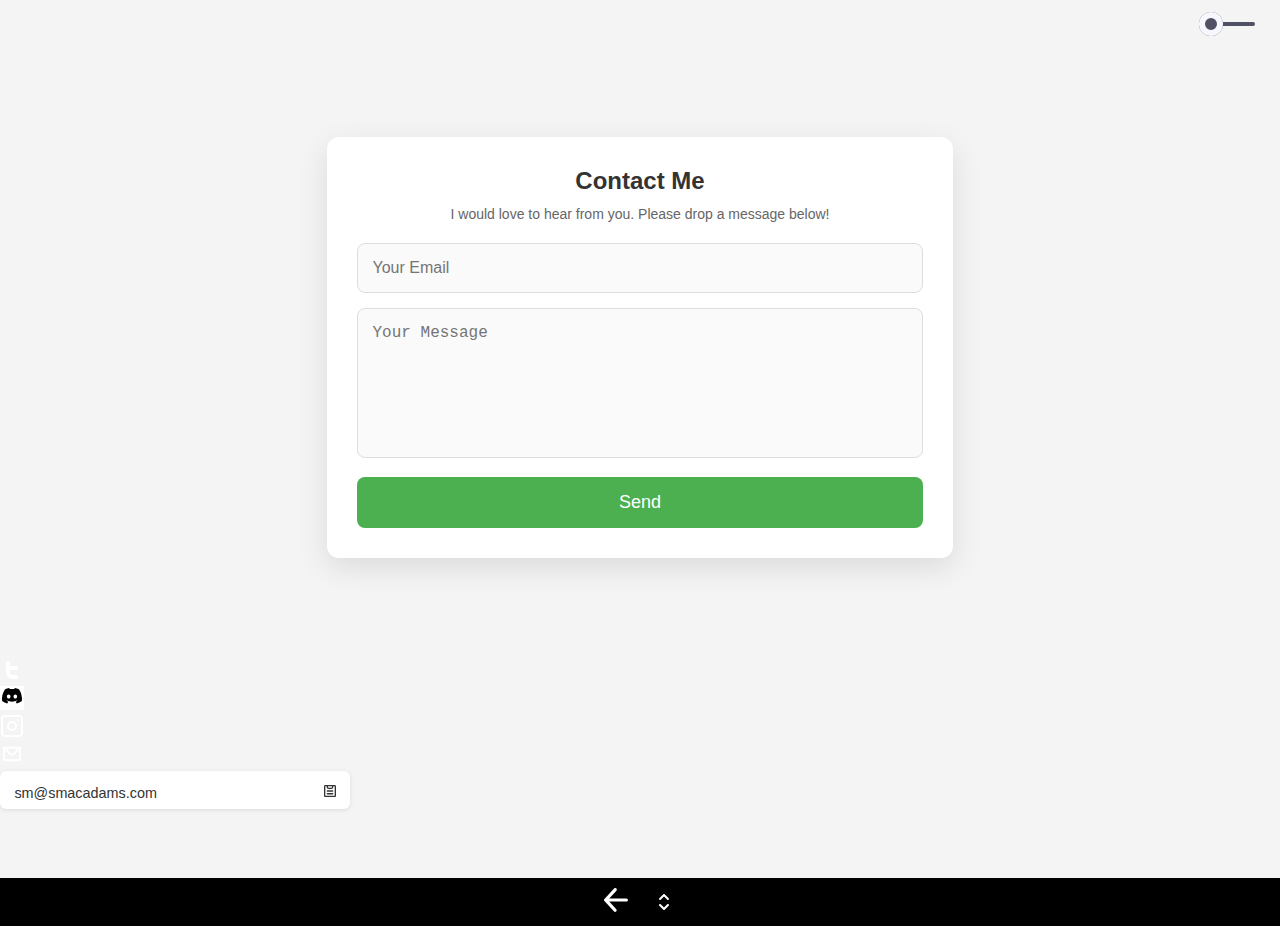
<file: contact/index.html>
<!doctype html>
<html
  lang="en"
  data-ws-project="49e9895a-3412-46ff-bc92-1a952f75d82f"
  data-ws-last-published="2025-06-11T02:53:50.562Z"
>
  <head>
    <link
      rel="stylesheet"
      type="text/css"
      href="/assets/static/app_generated_index-6937cd5a.COIWO1pS.css"
    />
    <meta charset="UTF-8" />
    <meta name="viewport" content="width=device-width,initial-scale=1" />
    <meta property="og:url" content="https://url/contact" />
    <title>Untitled</title>
    <meta property="og:title" content="Untitled" />
    <meta property="og:type" content="website" />
    <meta name="robots" content="noindex, nofollow" />
    <meta property="twitter:card" content="summary_large_image" />
  </head>
  <body class="w-body">
    <div style="display: contents">
      <div style="display: contents">
        <div class="w-html-embed">
          <style>
            :root {
              /* Variables for vavez-link */
              --vavez-link-color: white;
              --vavez-link-hover-weight: 800;
              --vavez-link-normal-weight: 200;
              --vavez-link-dimmed-weight: 100;
              --vavez-link-opacity: 1;
              --vavez-link-dimmed-opacity: 0.7;

              /* Variables for werk-link */
              --werk-link-color: black;
              --werk-link-hover-weight: 800;
              --werk-link-normal-weight: 200;
              --werk-link-dimmed-weight: 100;
              --werk-link-opacity: 1;
              --werk-link-dimmed-opacity: 0.7;
            }

            /* vavez-link styles */
            .vavez-link {
              color: var(--vavez-link-color);
              font-weight: var(--vavez-link-normal-weight);
              opacity: var(--vavez-link-opacity);
              transition:
                font-weight 0.3s,
                opacity 0.3s;
            }

            .vavez-link:hover {
              font-weight: var(--vavez-link-hover-weight);
              opacity: var(--vavez-link-opacity);
            }

            .vavez-link-container:hover .vavez-link:not(:hover) {
              font-weight: var(--vavez-link-dimmed-weight);
              opacity: var(--vavez-link-dimmed-opacity);
            }

            /* werk-link styles */
            .werk-link {
              color: var(--werk-link-color);
              font-weight: var(--werk-link-normal-weight);
              opacity: var(--werk-link-opacity);
              transition:
                font-weight 0.3s,
                opacity 0.3s;
            }

            .werk-link:hover {
              font-weight: var(--werk-link-hover-weight);
              opacity: var(--werk-link-opacity);
            }

            .werk-link-container:hover .werk-link:not(:hover) {
              font-weight: var(--werk-link-dimmed-weight);
              opacity: var(--werk-link-dimmed-opacity);
            }
          </style>
        </div>
        <div class="w-box"></div>
        <div
          class="w-box c1xay5p5 ce8egnp cax1192 c7eolnj cxn0je3 c1rqao95 c57aytk cmn2p15 c31926d c1tky79e c1j061gu csxvigj cx91v43"
        >
          <div
            class="w-box c18odeqx c1iaf89g c1mqg3ts ccokpev c1yuuo7m c1t7tzaj cem517v cfsp0ag c17sbdvv c1tky79e c1xay5p5 cjypgxe cax1192 cnbf1cq cth0o8e"
          >
            <div class="w-html-embed cig9sn3 c14crm3v c2rt9ue">
              <meta charset="UTF-8" />
              <meta
                name="viewport"
                content="width=device-width, initial-scale=1.0"
              />
              <title>Toggle Switch</title>
              <style>
                /* Switch Container */
                .switch {
                  --line: #505162; /* Line color */
                  --circle-fill-light: #505162; /* Darker fill for circle in light mode */
                  --circle-fill-dark: #1f1f1f; /* Dark fill for circle in dark mode */
                  --circle-stroke-light: #f7f8ff; /* Light stroke for circle in light mode */
                  --circle-stroke-dark: #f7f8ff; /* White stroke for circle in dark mode */
                  --duration: 0.4s; /* Animation duration */
                  cursor: pointer;
                  display: inline-block;
                }

                .switch input {
                  display: none; /* Hide the actual checkbox */
                }

                /* The capsule (track) */
                .switch input + div {
                  position: relative;
                  width: 56px; /* Length of the switch */
                  height: 24px; /* Height to fit the circle */
                  background-color: transparent; /* No background, set in Webstudio */
                  border-radius: 12px; /* Rounded capsule */
                  transition: background-color var(--duration) ease;
                }

                /* Thin line inside the capsule */
                .switch input + div::before {
                  content: "";
                  position: absolute;
                  top: 50%;
                  left: 0;
                  width: 100%;
                  height: 4px; /* Thin line height */
                  background-color: var(--line); /* Line color */
                  border-radius: 2px; /* Round the ends of the line */
                  transform: translateY(-50%);
                }

                /* Circle (dot) */
                .switch input + div::after {
                  content: "";
                  position: absolute;
                  top: 50%;
                  left: 0;
                  width: 24px;
                  height: 24px;
                  background-color: var(
                    --circle-fill-light
                  ); /* Start with dark fill in light mode */
                  border-radius: 50%;
                  box-shadow: inset 0 0 0 6px var(--circle-stroke-light); /* Light stroke for light mode */
                  transform: translate(0, -50%);
                  transition:
                    transform var(--duration) ease,
                    box-shadow var(--duration) ease,
                    background-color var(--duration) ease;
                }

                /* Inward-growing effect in dark mode */
                .switch input:checked + div::after {
                  transform: translateX(32px) translateY(-50%); /* Slide the circle to the right */
                  background-color: var(
                    --circle-fill-dark
                  ); /* Dark fill for the circle */
                  box-shadow: inset 0 0 0 12px var(--circle-stroke-dark); /* Inward-growing white stroke in dark mode */
                }

                /* Dark mode body background change */
                body.dark-mode {
                  background-color: #262730; /* Dark background */
                  color: white;
                  transition:
                    background-color var(--duration),
                    color var(--duration);
                }
              </style>

              <div class="toggle-box">
                <label class="switch">
                  <input type="checkbox" id="modeSwitch" />
                  <div></div>
                </label>
              </div>

              <script>
                // Function to apply dark or light mode
                function applyMode(mode) {
                  if (mode === "dark") {
                    document.body.classList.add("dark-mode");
                    document.getElementById("modeSwitch").checked = true;
                  } else {
                    document.body.classList.remove("dark-mode");
                    document.getElementById("modeSwitch").checked = false;
                  }
                }

                // On page load, check for stored mode
                document.addEventListener("DOMContentLoaded", function () {
                  const storedMode = localStorage.getItem("mode") || "light";
                  applyMode(storedMode);
                });

                // Event listener for the toggle switch
                document
                  .getElementById("modeSwitch")
                  .addEventListener("change", function () {
                    const mode = this.checked ? "dark" : "light";
                    localStorage.setItem("mode", mode);
                    applyMode(mode);
                  });
              </script>
            </div>
          </div>
        </div>
      </div>
    </div>
    <div
      class="w-box ce8egnp cpy02ko c1xay5p5 c11rvx63 c1swrhdm cvur3n1 cxfvk94"
    >
      <div class="w-box ce8egnp c1xay5p5 c1tky79e c11rvx63 cxp4r09">
        <div
          class="w-box c18odeqx c1tky79e c1bji792 c1xay5p5 c18vmws9 c193krdb c1jemft8 crq04wq"
        >
          <div class="w-html-embed c1tky79e">
            <meta charset="UTF-8" />
            <meta
              name="viewport"
              content="width=device-width, initial-scale=1.0"
            />
            <title>Responsive Contact Form</title>
            <style>
              /* Reset default styles */
              * {
                margin: 0;
                padding: 0;
                box-sizing: border-box;
              }

              body {
                font-family: "Arial", sans-serif;
                color: #333;
              }

              /* Form Container (responsive to parent box) */
              .form-container {
                width: 100%; /* Full width of the parent container */
                padding: 30px; /* Padding inside the form */
                background-color: white;
                border-radius: 12px;
                box-shadow: 0px 10px 30px rgba(0, 0, 0, 0.1);
                box-sizing: border-box; /* Ensure padding doesn't overflow */
                transition: all 0.3s ease;
              }

              /* Input Fields and Textarea */
              .form-container input,
              .form-container textarea {
                width: 100%; /* Full width within the container */
                padding: 15px;
                margin-bottom: 15px;
                border: 1px solid #ddd;
                border-radius: 8px;
                font-size: 16px;
                background-color: #fafafa;
                transition: border-color 0.3s ease;
              }

              .form-container input:focus,
              .form-container textarea:focus {
                border-color: #4caf50;
                outline: none;
              }

              /* Textarea that grows dynamically up to a max height of 600px */
              .form-container textarea {
                resize: none; /* Disable manual resize */
                min-height: 150px;
                max-height: 600px; /* Maximum height */
                overflow-y: auto; /* Scroll if content exceeds max height */
              }

              /* Submit Button */
              .form-container button {
                width: 100%; /* Full width */
                padding: 15px;
                background-color: #4caf50;
                color: white;
                font-size: 18px;
                border: none;
                border-radius: 8px;
                cursor: pointer;
                transition:
                  background-color 0.3s ease,
                  transform 0.3s ease;
              }

              .form-container button:hover {
                background-color: #43a047;
                transform: translateY(-2px); /* Slight lift effect */
              }

              /* Form Title */
              .form-container h2 {
                text-align: center;
                font-size: 24px;
                margin-bottom: 10px;
                color: #333;
              }

              /* Subtext under title */
              .form-container p {
                text-align: center;
                font-size: 14px;
                color: #666; /* Lighter text color for subtext */
                margin-bottom: 20px;
              }

              /* Dialog styles for Radix Pop-up */
              #dialog {
                position: fixed;
                top: 0;
                left: 0;
                width: 100%;
                height: 100%;
                display: flex;
                justify-content: center;
                align-items: center;
                background-color: rgba(0, 0, 0, 0.5);
                z-index: 1000;
              }

              .dialog-content {
                background-color: white;
                border-radius: 8px;
                box-shadow: 0px 10px 30px rgba(0, 0, 0, 0.1);
                padding: 20px;
                max-width: 400px;
                text-align: center;
                z-index: 1001;
              }

              .dialog-content h3 {
                margin-bottom: 15px;
              }

              .dialog-close {
                margin-top: 20px;
                padding: 10px 20px;
                background-color: #4caf50;
                color: white;
                border: none;
                border-radius: 5px;
                cursor: pointer;
              }

              /* Hide dialog by default */
              #dialog {
                display: none;
              }

              /* Responsive Design */
              @media (max-width: 500px) {
                .form-container {
                  padding: 20px;
                }

                .form-container h2 {
                  font-size: 20px;
                }
              }
            </style>

            <div class="form-container">
              <h2>Contact Me</h2>
              <p>I would love to hear from you. Please drop a message below!</p>
              <!-- Subtext under the title -->

              <!-- Contact Form -->
              <form id="contactForm">
                <input
                  type="email"
                  id="email"
                  name="from_email"
                  placeholder="Your Email"
                  required=""
                />
                <textarea
                  id="message"
                  name="message"
                  placeholder="Your Message"
                  required=""
                ></textarea>
                <button type="submit">Send</button>
              </form>
            </div>

            <!-- Radix Dialog for Success Notification -->
            <div id="dialog">
              <div class="dialog-content">
                <h3>Email Sent Successfully!</h3>
                <p>Your message has been delivered.</p>
                <button id="close-dialog" class="dialog-close">Close</button>
              </div>
            </div>

            <!-- Include EmailJS SDK -->
            <script
              type="text/javascript"
              src="https://cdn.emailjs.com/dist/email.min.js"
            ></script>
            <script type="text/javascript">
              // Initialize EmailJS with your public key
              (function () {
                emailjs.init("8oSxpL8y20tkCFPJ7"); // Replace with your EmailJS public key
              })();

              // Form submission event handler
              document
                .getElementById("contactForm")
                .addEventListener("submit", function (event) {
                  event.preventDefault(); // Prevent the default form submission

                  console.log("Form submission triggered");

                  // Send the email using EmailJS
                  emailjs
                    .sendForm("service_qpiub0j", "template_v7tbh2c", this)
                    .then(
                      function (response) {
                        console.log(
                          "SUCCESS: ",
                          response.status,
                          response.text,
                        ); // Log success details
                        // Show Radix Dialog Pop-Up
                        document.getElementById("dialog").style.display =
                          "flex";
                        // Clear form fields after successful submission
                        document.getElementById("contactForm").reset();
                      },
                      function (error) {
                        console.error("ERROR: ", error); // Log error details
                        alert(
                          "Oh no! Failed to send the message, please try again later.",
                        );
                      },
                    );
                });

              // Close Radix Pop-Up Dialog when clicking close button
              document
                .getElementById("close-dialog")
                .addEventListener("click", function () {
                  document.getElementById("dialog").style.display = "none";
                });
            </script>
          </div>
        </div>
      </div>
    </div>
    <div class="w-box c14tjj32 c1o8p33w czvvdgc">
      <div
        class="w-box c1oqwypr c1xkavtd ckzqzh6 c1jwx248 c151tlf1 cq568bh c1mwhh2b"
      >
        <div class="w-box cv0o0v0 c5kc0mj c1ipjula ci4jbjx">
          <a target="_blank" class="w-link c17m6rlw cj3iazt" href="#"
            ><div
              class="w-box c1hj4jcf c1oqwypr cz2efji c1jwx248 ckzqzh6 c1l9dcwp cght4sj cx18aip c1j7apne c1lim4tf c14e5awi c16v1dmf cmpw8m cnjc67t"
            >
              <div class="w-html-embed c1ugzsd2 c1cnb8rx c16v1dmf cmpw8m">
                <svg
                  width="24"
                  height="24"
                  viewBox="0 0 24 24"
                  fill="none"
                  xmlns="http://www.w3.org/2000/svg"
                >
                  <path
                    fill-rule="evenodd"
                    clip-rule="evenodd"
                    d="M8 3C9.10457 3 10 3.89543 10 5V8H16C17.1046 8 18 8.89543 18 10C18 11.1046 17.1046 12 16 12H10V14C10 15.6569 11.3431 17 13 17H16C17.1046 17 18 17.8954 18 19C18 20.1046 17.1046 21 16 21H13C9.13401 21 6 17.866 6 14V5C6 3.89543 6.89543 3 8 3Z"
                    fill="currentColor"
                  ></path>
                </svg>
              </div></div
          ></a>
        </div>
        <div class="w-box cv0o0v0 c5kc0mj c1ipjula ci4jbjx">
          <a
            href="https://discordapp.com/users/ssmacadams"
            target="_blank"
            class="w-link c17m6rlw cj3iazt"
            ><div
              class="w-box c1hj4jcf c1oqwypr cz2efji c1jwx248 ckzqzh6 c1l9dcwp cght4sj cx18aip c1j7apne c1lim4tf c14e5awi c16v1dmf cmpw8m cnjc67t"
            >
              <div
                class="w-html-embed c1ugzsd2 c1cnb8rx c16v1dmf cmpw8m c1oqwypr c1ofk090"
              >
                <!-- Uploaded to: SVG Repo, www.svgrepo.com, Transformed by: SVG Repo Mixer Tools -->
                <svg
                  width="24px"
                  height="24px"
                  viewBox="-25.6 -25.6 307.20 307.20"
                  version="1.1"
                  xmlns="http://www.w3.org/2000/svg"
                  xmlns:xlink="http://www.w3.org/1999/xlink"
                  preserveAspectRatio="xMidYMid"
                  fill="#000000"
                >
                  <g
                    id="SVGRepo_bgCarrier"
                    stroke-width="0"
                    transform="translate(0,0), scale(1)"
                  >
                    <rect
                      x="-25.6"
                      y="-25.6"
                      width="307.20"
                      height="307.20"
                      rx="12.288"
                      fill="#ffffff"
                      strokewidth="0"
                    ></rect>
                  </g>

                  <g
                    id="SVGRepo_tracerCarrier"
                    stroke-linecap="round"
                    stroke-linejoin="round"
                    stroke="#CCCCCC"
                    stroke-width="1.024"
                  ></g>

                  <g id="SVGRepo_iconCarrier">
                    <g>
                      <path
                        d="M216.856339,16.5966031 C200.285002,8.84328665 182.566144,3.2084988 164.041564,0 C161.766523,4.11318106 159.108624,9.64549908 157.276099,14.0464379 C137.583995,11.0849896 118.072967,11.0849896 98.7430163,14.0464379 C96.9108417,9.64549908 94.1925838,4.11318106 91.8971895,0 C73.3526068,3.2084988 55.6133949,8.86399117 39.0420583,16.6376612 C5.61752293,67.146514 -3.4433191,116.400813 1.08711069,164.955721 C23.2560196,181.510915 44.7403634,191.567697 65.8621325,198.148576 C71.0772151,190.971126 75.7283628,183.341335 79.7352139,175.300261 C72.104019,172.400575 64.7949724,168.822202 57.8887866,164.667963 C59.7209612,163.310589 61.5131304,161.891452 63.2445898,160.431257 C105.36741,180.133187 151.134928,180.133187 192.754523,160.431257 C194.506336,161.891452 196.298154,163.310589 198.110326,164.667963 C191.183787,168.842556 183.854737,172.420929 176.223542,175.320965 C180.230393,183.341335 184.861538,190.991831 190.096624,198.16893 C211.238746,191.588051 232.743023,181.531619 254.911949,164.955721 C260.227747,108.668201 245.831087,59.8662432 216.856339,16.5966031 Z M85.4738752,135.09489 C72.8290281,135.09489 62.4592217,123.290155 62.4592217,108.914901 C62.4592217,94.5396472 72.607595,82.7145587 85.4738752,82.7145587 C98.3405064,82.7145587 108.709962,94.5189427 108.488529,108.914901 C108.508531,123.290155 98.3405064,135.09489 85.4738752,135.09489 Z M170.525237,135.09489 C157.88039,135.09489 147.510584,123.290155 147.510584,108.914901 C147.510584,94.5396472 157.658606,82.7145587 170.525237,82.7145587 C183.391518,82.7145587 193.761324,94.5189427 193.539891,108.914901 C193.539891,123.290155 183.391518,135.09489 170.525237,135.09489 Z"
                        fill="#000000"
                        fill-rule="nonzero"
                      ></path>
                    </g>
                  </g>
                </svg>
              </div></div
          ></a>
        </div>
        <div class="w-box cv0o0v0 c5kc0mj c1ipjula ci4jbjx">
          <a target="_blank" class="w-link c17m6rlw cj3iazt" href="#"
            ><div
              class="w-box c1hj4jcf c1oqwypr cz2efji c1jwx248 ckzqzh6 c1l9dcwp cght4sj cx18aip c1j7apne c1lim4tf c14e5awi c16v1dmf cmpw8m cnjc67t"
            >
              <div class="w-html-embed c1ugzsd2 c1cnb8rx c16v1dmf cmpw8m">
                <svg
                  width="24"
                  height="24"
                  viewBox="0 0 24 24"
                  fill="none"
                  xmlns="http://www.w3.org/2000/svg"
                >
                  <path
                    fill-rule="evenodd"
                    clip-rule="evenodd"
                    d="M12 7C9.23858 7 7 9.23858 7 12C7 14.7614 9.23858 17 12 17C14.7614 17 17 14.7614 17 12C17 9.23858 14.7614 7 12 7ZM9 12C9 13.6569 10.3431 15 12 15C13.6569 15 15 13.6569 15 12C15 10.3431 13.6569 9 12 9C10.3431 9 9 10.3431 9 12Z"
                    fill="currentColor"
                  ></path>
                  <path
                    d="M18 5C17.4477 5 17 5.44772 17 6C17 6.55228 17.4477 7 18 7C18.5523 7 19 6.55228 19 6C19 5.44772 18.5523 5 18 5Z"
                    fill="currentColor"
                  ></path>
                  <path
                    fill-rule="evenodd"
                    clip-rule="evenodd"
                    d="M5 1C2.79086 1 1 2.79086 1 5V19C1 21.2091 2.79086 23 5 23H19C21.2091 23 23 21.2091 23 19V5C23 2.79086 21.2091 1 19 1H5ZM19 3H5C3.89543 3 3 3.89543 3 5V19C3 20.1046 3.89543 21 5 21H19C20.1046 21 21 20.1046 21 19V5C21 3.89543 20.1046 3 19 3Z"
                    fill="currentColor"
                  ></path>
                </svg>
              </div></div
          ></a>
        </div>
        <div class="w-box cv0o0v0 c5kc0mj c1ipjula ci4jbjx">
          <a target="_blank" class="w-link c17m6rlw cj3iazt" href="#"
            ><div
              class="w-box c1hj4jcf c1oqwypr cz2efji c1jwx248 ckzqzh6 c1l9dcwp cght4sj cx18aip c1j7apne c1lim4tf c14e5awi c16v1dmf cmpw8m cnjc67t"
            >
              <div class="w-html-embed c1ugzsd2 c1cnb8rx c16v1dmf cmpw8m">
                <svg
                  width="24"
                  height="24"
                  viewBox="0 0 24 24"
                  fill="none"
                  xmlns="http://www.w3.org/2000/svg"
                >
                  <path
                    fill-rule="evenodd"
                    clip-rule="evenodd"
                    d="M3.00977 5.83789C3.00977 5.28561 3.45748 4.83789 4.00977 4.83789H20C20.5523 4.83789 21 5.28561 21 5.83789V17.1621C21 18.2667 20.1046 19.1621 19 19.1621H5C3.89543 19.1621 3 18.2667 3 17.1621V6.16211C3 6.11449 3.00333 6.06765 3.00977 6.0218V5.83789ZM5 8.06165V17.1621H19V8.06199L14.1215 12.9405C12.9499 14.1121 11.0504 14.1121 9.87885 12.9405L5 8.06165ZM6.57232 6.80554H17.428L12.7073 11.5263C12.3168 11.9168 11.6836 11.9168 11.2931 11.5263L6.57232 6.80554Z"
                    fill="currentColor"
                  ></path>
                </svg>
              </div></div
          ></a>
        </div>
      </div>
      <div class="w-box c1oqwypr c1jwx248 ckzqzh6 c1ypnolt crzp9s2 cvz7r2o">
        <div class="w-box c17m6rlw c1xkavtd c151tlf1 c1jwx248">
          <div class="w-box c1sir0y c1oqwypr c1xkavtd">
            <div class="w-html-embed">
              <meta charset="UTF-8" />
              <meta
                name="viewport"
                content="width=device-width, initial-scale=1.0"
              />
              <title>Minimal Email Copy</title>
              <style>
                body {
                  background-color: #f4f4f5;
                  font-family: Arial, sans-serif;
                }

                .email-container {
                  position: relative;
                  padding: 1em 1em 0.5em 1em;
                  background-color: #ffffff;
                  border-radius: 6px;
                  box-shadow: 0 1px 4px rgba(0, 0, 0, 0.1);
                  font-size: 0.9em;
                  color: #333;
                  width: 100%;
                  max-width: 350px;
                  transition: box-shadow 0.2s ease;
                }

                .email-container:hover {
                  box-shadow: 0 4px 8px rgba(0, 0, 0, 0.1);
                }

                .email-text {
                  margin: 0;
                  padding-right: 1.5em; /* Extra padding to avoid overlap with icon */
                  overflow: hidden;
                  text-overflow: ellipsis;
                  white-space: nowrap;
                }

                /* Copy Icon */
                .icon-copy {
                  position: absolute;
                  top: 8px;
                  right: 8px;
                  cursor: pointer;
                  padding: 4px;
                  display: flex;
                  align-items: center;
                  justify-content: center;
                  background-color: transparent;
                  border-radius: 4px;
                  transition: background-color 0.2s ease;
                }

                .icon-copy:hover {
                  background-color: #e9ecef;
                }

                .icon-copy svg {
                  width: 16px;
                  height: 16px;
                  fill: #666;
                  transition: fill 0.2s ease;
                }

                .icon-copy:hover svg {
                  fill: #28a745;
                }

                /* Tooltip for Copy */
                .icon-copy[data-tooltip]:hover:after {
                  content: attr(data-tooltip);
                  position: absolute;
                  background-color: #333;
                  color: #fff;
                  padding: 5px 10px;
                  border-radius: 5px;
                  font-size: 0.8em;
                  white-space: nowrap;
                  top: -35px;
                  right: 0;
                  transform: translateX(-50%);
                }

                .icon-copy[data-tooltip]:hover:before {
                  content: "";
                  position: absolute;
                  border-width: 5px;
                  border-style: solid;
                  border-color: transparent transparent #333 transparent;
                  top: -10px;
                  right: 50%;
                  transform: translateX(-50%);
                }
              </style>

              <div class="email-container">
                <p id="email" class="email-text">sm@smacadams.com</p>

                <!-- Copy Icon in the upper-right corner -->
                <div
                  class="icon-copy"
                  onclick="copyToClipboard()"
                  data-tooltip="Copy email"
                >
                  <svg xmlns="http://www.w3.org/2000/svg" viewBox="0 0 24 24">
                    <path
                      d="M8 11C7.44772 11 7 11.4477 7 12C7 12.5523 7.44772 13 8 13H15.9595C16.5118 13 16.9595 12.5523 16.9595 12C16.9595 11.4477 16.5118 11 15.9595 11H8Z"
                      fill="currentColor"
                    ></path>
                    <path
                      d="M8.04053 15.0665C7.48824 15.0665 7.04053 15.5142 7.04053 16.0665C7.04053 16.6188 7.48824 17.0665 8.04053 17.0665H16C16.5523 17.0665 17 16.6188 17 16.0665C17 15.5142 16.5523 15.0665 16 15.0665H8.04053Z"
                      fill="currentColor"
                    ></path>
                    <path
                      fill-rule="evenodd"
                      clip-rule="evenodd"
                      d="M5 3C3.89543 3 3 3.89543 3 5V19C3 20.1046 3.89543 21 5 21H19C20.1046 21 21 20.1046 21 19V5C21 3.89543 20.1046 3 19 3H5ZM7 5H5L5 19H19V5H17V6C17 7.65685 15.6569 9 14 9H10C8.34315 9 7 7.65685 7 6V5ZM9 5V6C9 6.55228 9.44772 7 10 7H14C14.5523 7 15 6.55228 15 6V5H9Z"
                      fill="currentColor"
                    ></path>
                  </svg>
                </div>
              </div>

              <script>
                function copyToClipboard() {
                  const email = document.getElementById("email").textContent;
                  navigator.clipboard.writeText(email).then(
                    function () {
                      alert("Email address copied to clipboard!");
                    },
                    function (err) {
                      console.error("Could not copy text: ", err);
                    },
                  );
                }
              </script>
            </div>
          </div>
        </div>
      </div>
    </div>
    <div style="display: contents">
      <div style="display: contents">
        <div
          class="w-box c1xay5p5 cr1urly cbitl6c c11rvx63 cxp4r09 ce8egnp c230o2r c193w0bs c1004hbn"
        >
          <div class="w-box c1xay5p5 cr1urly c11rvx63 cxp4r09 ce8egnp c230o2r">
            <div
              class="w-box c1tky79e c1xay5p5 c12xwjv crybgvu c11rvx63 cxp4r09 cax1192"
            >
              <a href="/" target="_self" class="w-link footy-link"
                ><div class="w-html-embed">
                  <!--?xml version="1.0" encoding="utf-8"?-->
                  <svg
                    fill="#FFFFFF"
                    width="24px"
                    height="24px"
                    viewBox="0 0 1024 1024"
                    xmlns="http://www.w3.org/2000/svg"
                  >
                    <path
                      d="M222.927 580.115l301.354 328.512c24.354 28.708 20.825 71.724-7.883 96.078s-71.724 20.825-96.078-7.883L19.576 559.963a67.846 67.846 0 01-13.784-20.022 68.03 68.03 0 01-5.977-29.488l.001-.063a68.343 68.343 0 017.265-29.134 68.28 68.28 0 011.384-2.6 67.59 67.59 0 0110.102-13.687L429.966 21.113c25.592-27.611 68.721-29.247 96.331-3.656s29.247 68.721 3.656 96.331L224.088 443.784h730.46c37.647 0 68.166 30.519 68.166 68.166s-30.519 68.166-68.166 68.166H222.927z"
                    ></path>
                  </svg></div
              ></a>
            </div>
            <div
              class="w-box c1xay5p5 crybgvu c11rvx63 cxp4r09 c230o2r c1e6r74n c1awwp61 c1tky79e cq5sz6v cbypioa cvf2eft c113gbh9"
            >
              <div class="w-html-embed">
                <style>
                  /* Style for the button */
                  .menu-btn {
                    background-color: transparent;
                    color: white;
                    border: none;
                    cursor: pointer;
                    display: flex;
                    align-items: center;
                    position: relative; /* Allow positioning */
                  }

                  /* Menu content styling */
                  .menu-popup {
                    position: absolute;
                    display: none; /* Hidden by default */
                    flex-direction: column;
                    background-color: white;
                    box-shadow: 0px 4px 8px rgba(0, 0, 0, 0.2);
                    padding: 10px;
                    min-width: 200px;
                    z-index: 100; /* Higher z-index to ensure it is on top */
                    bottom: 48px; /* Pop up above the button */
                    right: 0;
                  }

                  .menu-popup a {
                    text-decoration: none;
                    color: black;
                    padding: 8px 10px;
                  }

                  .menu-popup a:hover {
                    background-color: #f0f0f0;
                  }

                  /* Show the menu when triggered */
                  .menu-popup.show {
                    display: flex; /* Make the menu visible */
                  }
                </style>
              </div>
              <div class="w-html-embed">
                <script>
                  // Event listener to toggle the visibility of the menu
                  document
                    .getElementById("menu-trigger")
                    .addEventListener("click", function () {
                      const menu = document.getElementById("menu-content");
                      if (menu) {
                        menu.classList.toggle("show"); // Toggle 'show' class to show/hide the menu
                      } else {
                        console.error("Menu content not found.");
                      }
                    });
                </script>
              </div>
              <div class="w-html-embed c8urqej cq5sz6v">
                <!-- SVG Button that triggers the menu -->
                <button id="menu-trigger" class="menu-btn">
                  <svg
                    width="24px"
                    height="24px"
                    viewBox="0 0 24 24"
                    fill="none"
                    xmlns="http://www.w3.org/2000/svg"
                  >
                    <path
                      fill-rule="evenodd"
                      clip-rule="evenodd"
                      d="M12.7071 4.29289C12.3166 3.90237 11.6834 3.90237 11.2929 4.29289L7.29289 8.29289C6.90237 8.68342 6.90237 9.31658 7.29289 9.70711C7.68342 10.0976 8.31658 10.0976 8.70711 9.70711L12 6.41421L15.2929 9.70711C15.6834 10.0976 16.3166 10.0976 16.7071 9.70711C17.0976 9.31658 17.0976 8.68342 16.7071 8.29289L12.7071 4.29289ZM7.29289 15.7071L11.2929 19.7071C11.6834 20.0976 12.3166 20.0976 12.7071 19.7071L16.7071 15.7071C17.0976 15.3166 17.0976 14.6834 16.7071 14.2929C16.3166 13.9024 15.6834 13.9024 15.2929 14.2929L12 17.5858L8.70711 14.2929C8.31658 13.9024 7.68342 13.9024 7.29289 14.2929C6.90237 14.6834 6.90237 15.3166 7.29289 15.7071Z"
                      fill="#FFFFFF"
                    ></path>
                  </svg>
                </button>

                <!-- Pop-up Menu Content (Hidden by default) -->
                <div id="menu-content" class="menu-popup">
                  <a href="/uda1">Uda1</a>
                  <a href="/coldbrew">Guardian Cold Brew</a>
                  <a href="/st00py">St00pid</a>
                  <a href="/dusty">Box Beyond the Dust</a>
                  <div class="spacer"></div>
                  <a href="/36d">36 Days of Type</a>
                  <a href="/illustration">Illustration</a>
                  <div class="spacer"></div>
                  <a href="/shurts">Short Films &amp; Animations</a>
                  <a href="/lab">Lab</a>
                  <div class="spacer"></div>
                  <a href="/about">About</a>
                  <a href="/contact">Contact</a>
                </div>
              </div>
            </div>
          </div>
        </div>
      </div>
    </div>
    <script id="vike_pageContext" type="application/json">
      {
        "_urlRewrite": null,
        "pageId": "/pages/contact",
        "routeParams": {},
        "data": {
          "url": "https://url/contact",
          "system": { "params": {}, "search": {}, "origin": "https://url" },
          "resources": {},
          "pageMeta": {
            "title": "Untitled",
            "description": "",
            "excludePageFromSearch": true,
            "language": "",
            "socialImageAssetName": "!undefined",
            "socialImageUrl": "",
            "status": 200,
            "redirect": "",
            "custom": []
          }
        }
      }
    </script>
    <script id="vike_globalContext" type="application/json">
      {}
    </script>
    <script
      src="/assets/entries/entry-server-routing.BxQ0X4a5.js"
      type="module"
      async
    ></script>
    <link
      rel="modulepreload"
      href="/assets/entries/pages_contact.CzZkIPbt.js"
      as="script"
      type="text/javascript"
    /><link
      rel="modulepreload"
      href="/assets/chunks/chunk-CWR1XEZR.js"
      as="script"
      type="text/javascript"
    /><link
      rel="modulepreload"
      href="/assets/chunks/chunk-BC1_CxMP.js"
      as="script"
      type="text/javascript"
    />
  </body>
</html>
</file>
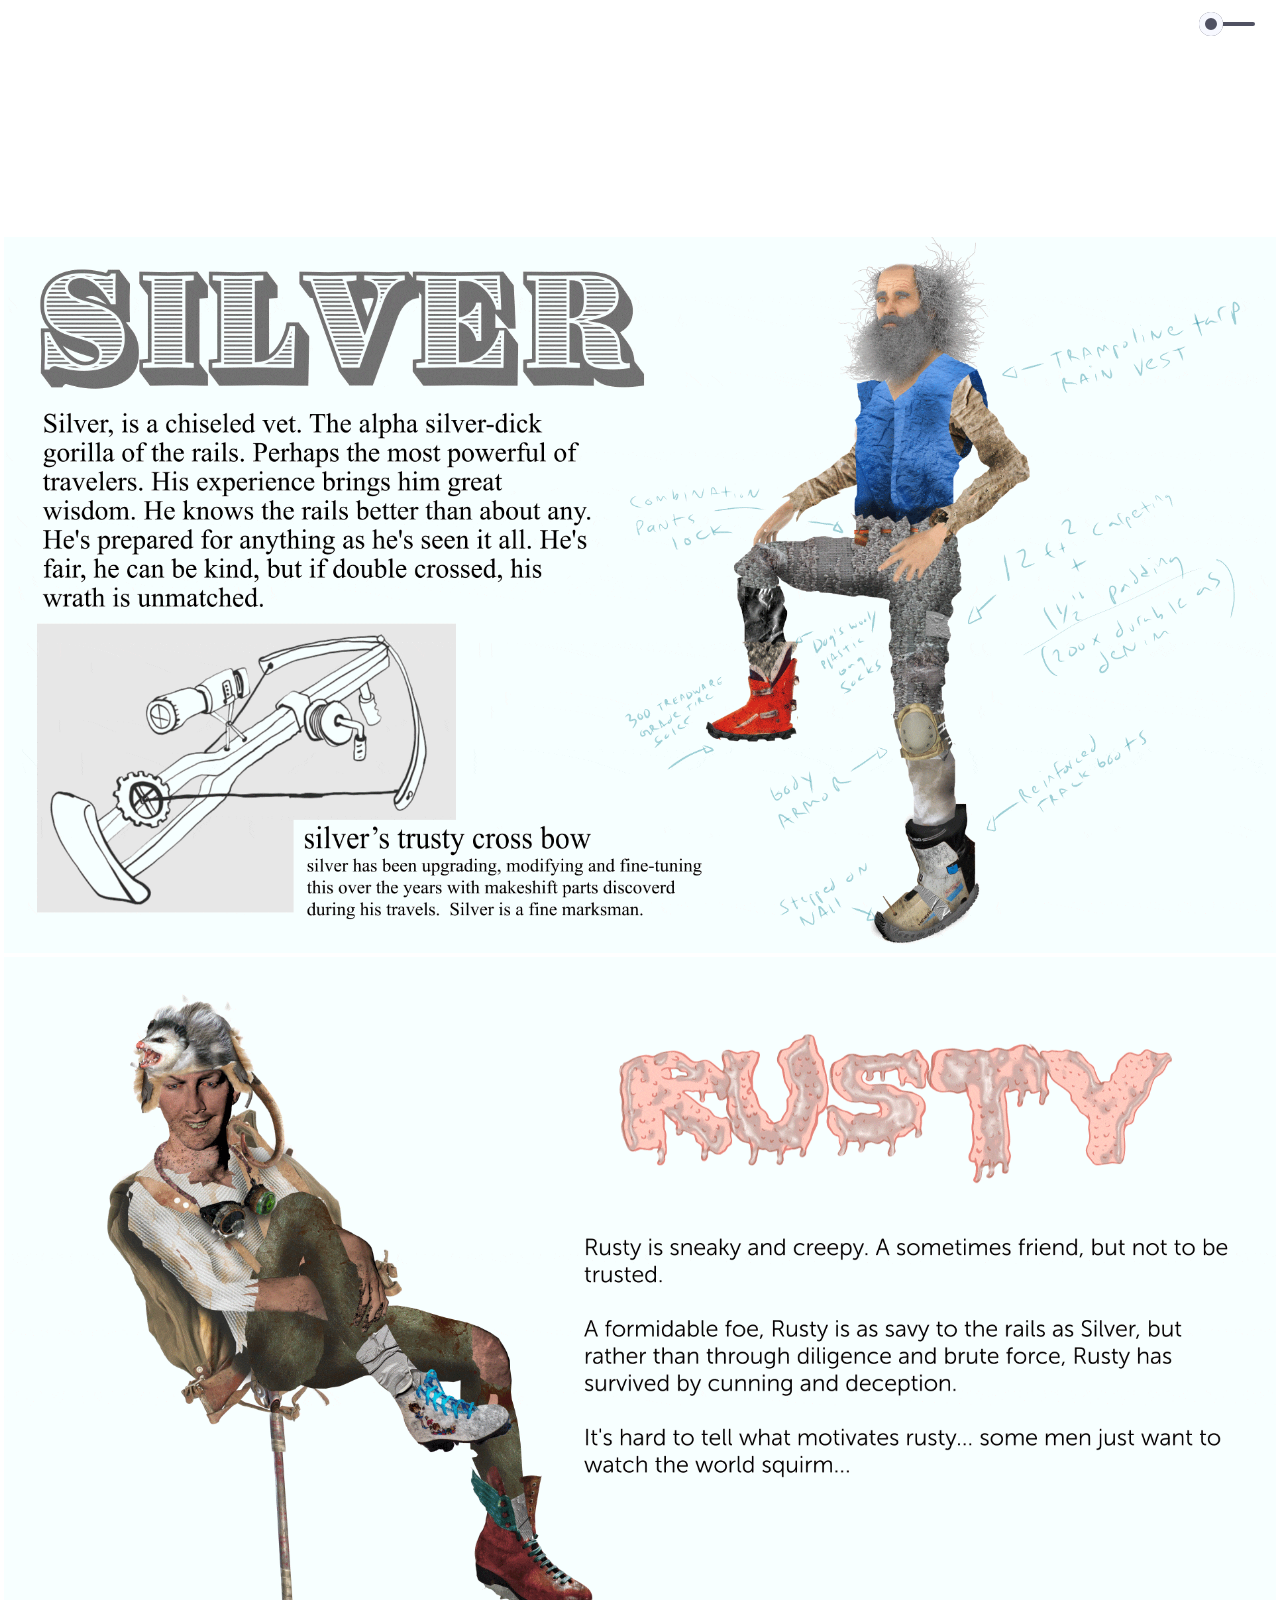
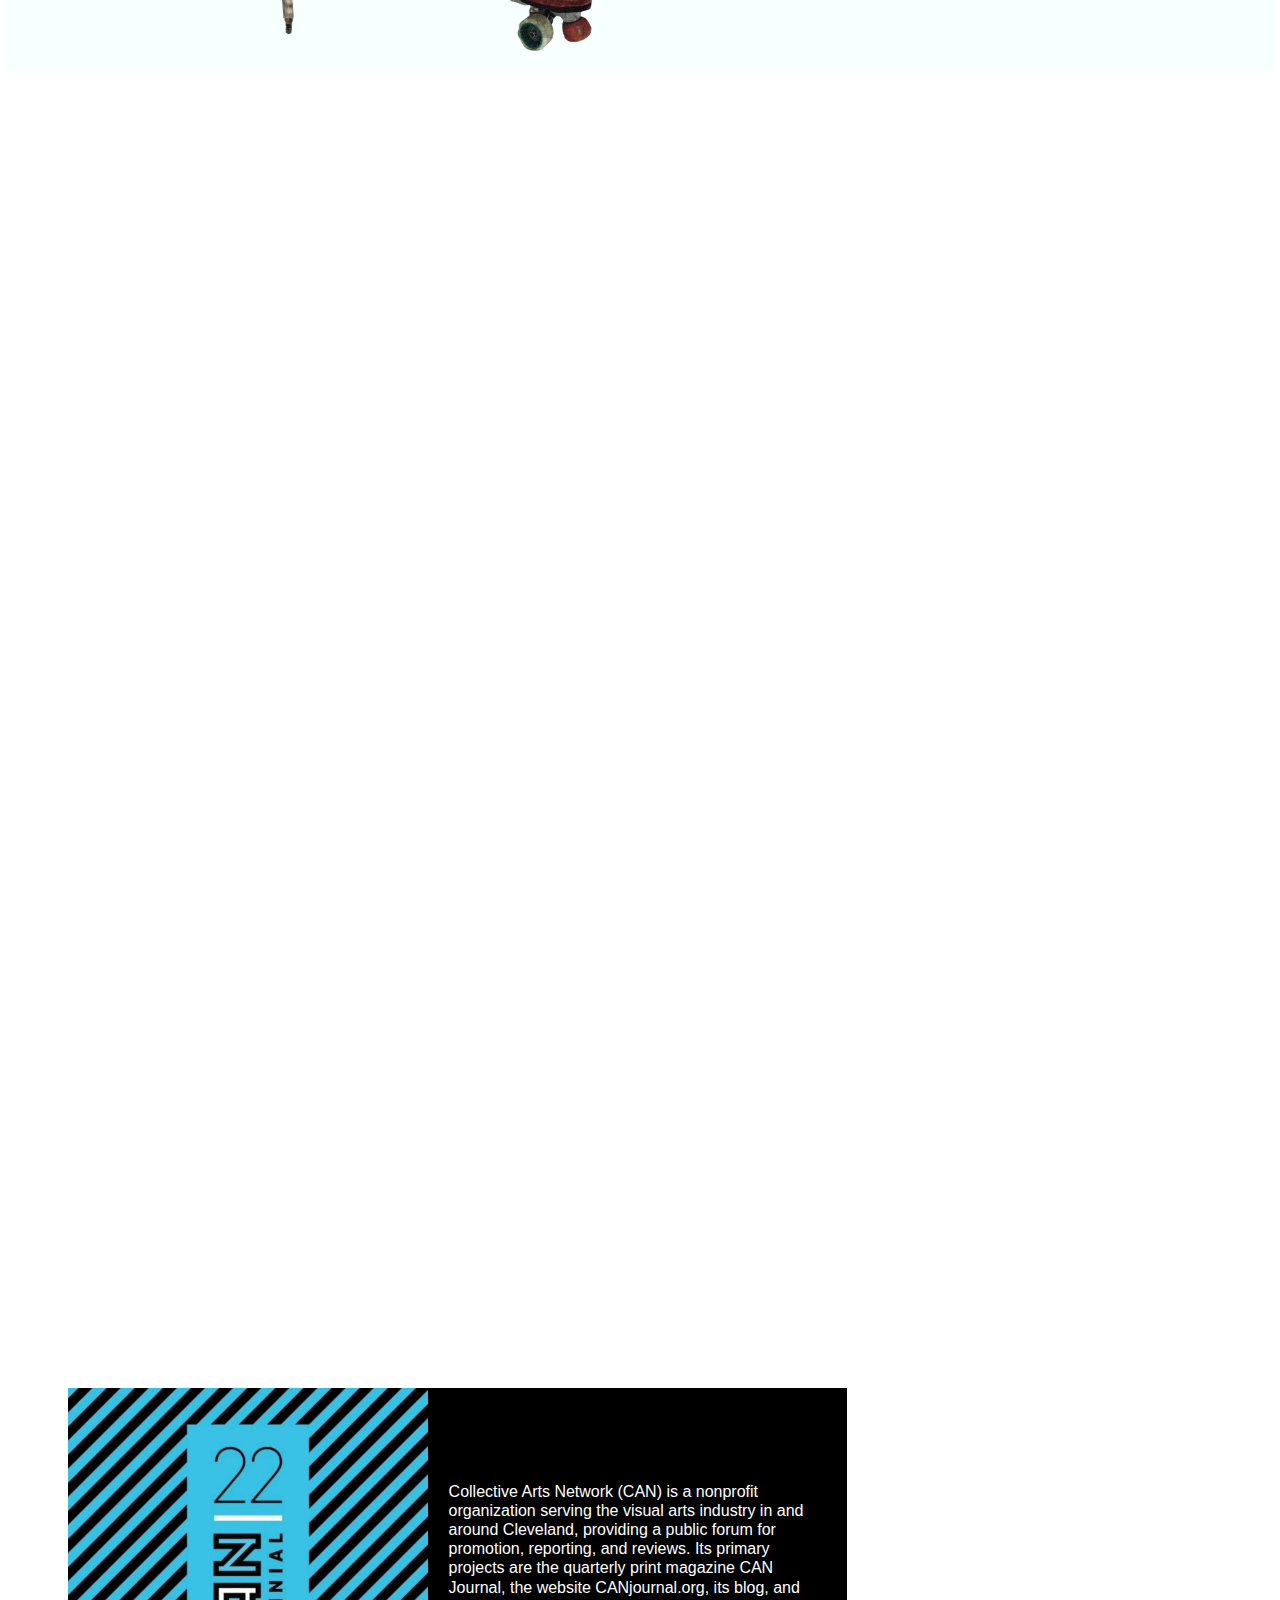
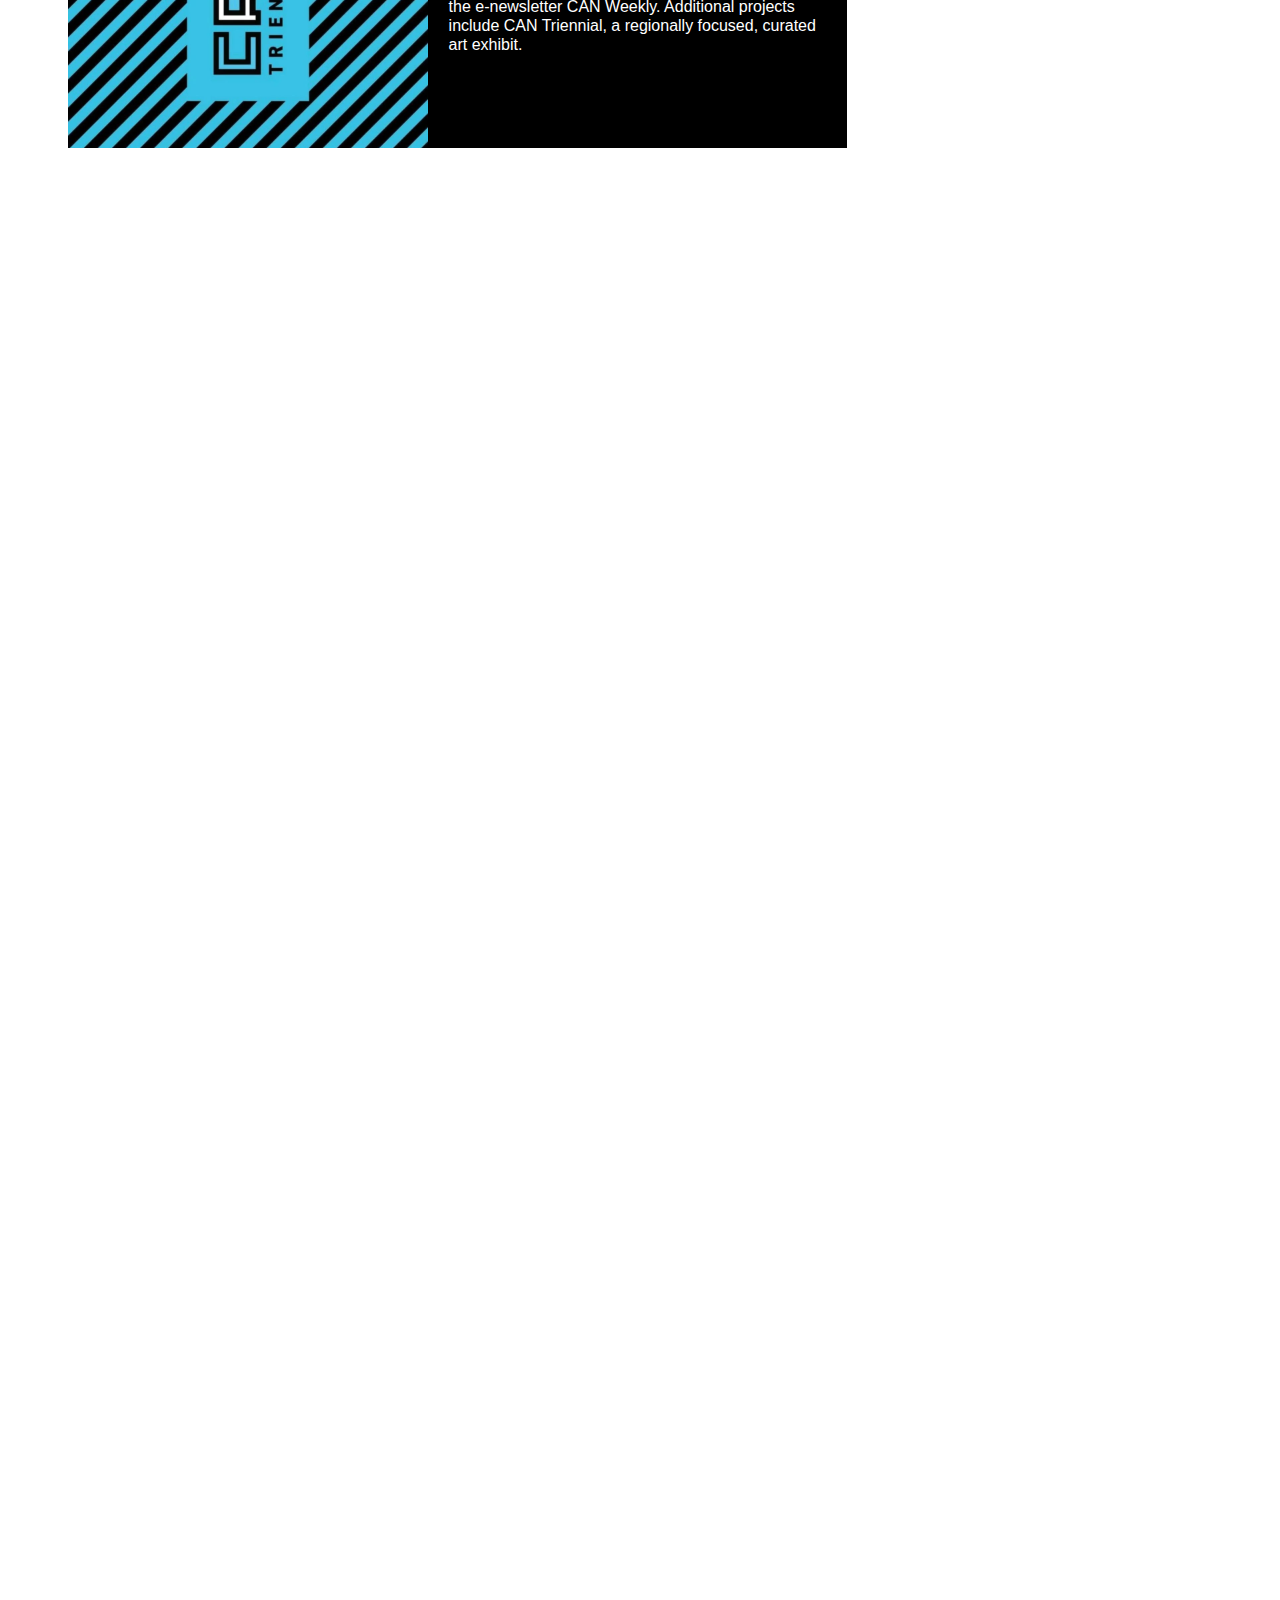
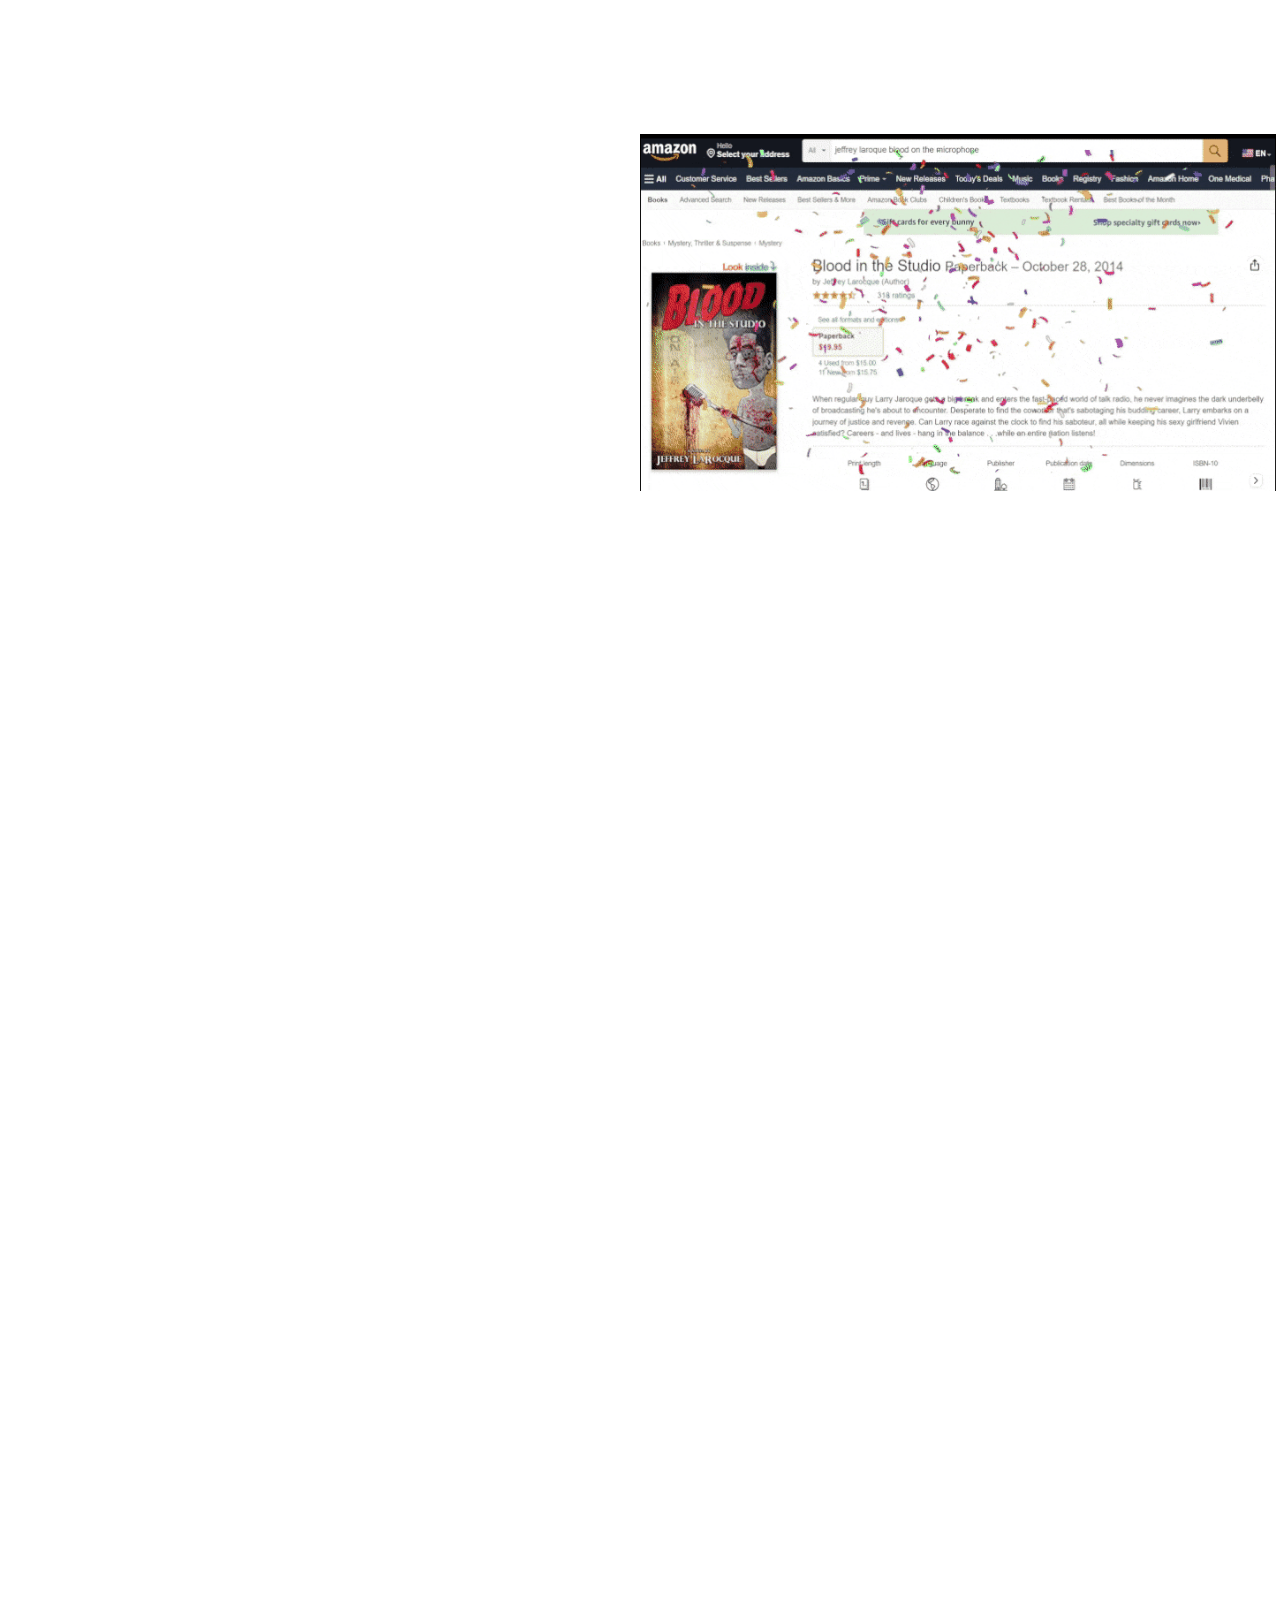
<file: illustration/index.html>
<!doctype html>
<html
  lang="en"
  data-ws-project="49e9895a-3412-46ff-bc92-1a952f75d82f"
  data-ws-last-published="2025-06-11T02:53:50.562Z"
>
  <head>
    <link
      rel="stylesheet"
      type="text/css"
      href="/assets/static/app_generated_index-6937cd5a.COIWO1pS.css"
    />
    <meta charset="UTF-8" />
    <meta name="viewport" content="width=device-width,initial-scale=1" />
    <meta property="og:url" content="https://url/illustration" />
    <title>Untitled</title>
    <meta property="og:title" content="Untitled" />
    <meta property="og:type" content="website" />
    <meta name="robots" content="noindex, nofollow" />
    <meta property="twitter:card" content="summary_large_image" />
  </head>
  <body class="w-body cax1192">
    <div style="display: contents">
      <div style="display: contents">
        <div class="w-html-embed">
          <style>
            :root {
              /* Variables for vavez-link */
              --vavez-link-color: white;
              --vavez-link-hover-weight: 800;
              --vavez-link-normal-weight: 200;
              --vavez-link-dimmed-weight: 100;
              --vavez-link-opacity: 1;
              --vavez-link-dimmed-opacity: 0.7;

              /* Variables for werk-link */
              --werk-link-color: black;
              --werk-link-hover-weight: 800;
              --werk-link-normal-weight: 200;
              --werk-link-dimmed-weight: 100;
              --werk-link-opacity: 1;
              --werk-link-dimmed-opacity: 0.7;
            }

            /* vavez-link styles */
            .vavez-link {
              color: var(--vavez-link-color);
              font-weight: var(--vavez-link-normal-weight);
              opacity: var(--vavez-link-opacity);
              transition:
                font-weight 0.3s,
                opacity 0.3s;
            }

            .vavez-link:hover {
              font-weight: var(--vavez-link-hover-weight);
              opacity: var(--vavez-link-opacity);
            }

            .vavez-link-container:hover .vavez-link:not(:hover) {
              font-weight: var(--vavez-link-dimmed-weight);
              opacity: var(--vavez-link-dimmed-opacity);
            }

            /* werk-link styles */
            .werk-link {
              color: var(--werk-link-color);
              font-weight: var(--werk-link-normal-weight);
              opacity: var(--werk-link-opacity);
              transition:
                font-weight 0.3s,
                opacity 0.3s;
            }

            .werk-link:hover {
              font-weight: var(--werk-link-hover-weight);
              opacity: var(--werk-link-opacity);
            }

            .werk-link-container:hover .werk-link:not(:hover) {
              font-weight: var(--werk-link-dimmed-weight);
              opacity: var(--werk-link-dimmed-opacity);
            }
          </style>
        </div>
        <div class="w-box"></div>
        <div
          class="w-box c1xay5p5 ce8egnp cax1192 c7eolnj cxn0je3 c1rqao95 c57aytk cmn2p15 c31926d c1tky79e c1j061gu csxvigj cx91v43"
        >
          <div
            class="w-box c18odeqx c1iaf89g c1mqg3ts ccokpev c1yuuo7m c1t7tzaj cem517v cfsp0ag c17sbdvv c1tky79e c1xay5p5 cjypgxe cax1192 cnbf1cq cth0o8e"
          >
            <div class="w-html-embed cig9sn3 c14crm3v c2rt9ue">
              <meta charset="UTF-8" />
              <meta
                name="viewport"
                content="width=device-width, initial-scale=1.0"
              />
              <title>Toggle Switch</title>
              <style>
                /* Switch Container */
                .switch {
                  --line: #505162; /* Line color */
                  --circle-fill-light: #505162; /* Darker fill for circle in light mode */
                  --circle-fill-dark: #1f1f1f; /* Dark fill for circle in dark mode */
                  --circle-stroke-light: #f7f8ff; /* Light stroke for circle in light mode */
                  --circle-stroke-dark: #f7f8ff; /* White stroke for circle in dark mode */
                  --duration: 0.4s; /* Animation duration */
                  cursor: pointer;
                  display: inline-block;
                }

                .switch input {
                  display: none; /* Hide the actual checkbox */
                }

                /* The capsule (track) */
                .switch input + div {
                  position: relative;
                  width: 56px; /* Length of the switch */
                  height: 24px; /* Height to fit the circle */
                  background-color: transparent; /* No background, set in Webstudio */
                  border-radius: 12px; /* Rounded capsule */
                  transition: background-color var(--duration) ease;
                }

                /* Thin line inside the capsule */
                .switch input + div::before {
                  content: "";
                  position: absolute;
                  top: 50%;
                  left: 0;
                  width: 100%;
                  height: 4px; /* Thin line height */
                  background-color: var(--line); /* Line color */
                  border-radius: 2px; /* Round the ends of the line */
                  transform: translateY(-50%);
                }

                /* Circle (dot) */
                .switch input + div::after {
                  content: "";
                  position: absolute;
                  top: 50%;
                  left: 0;
                  width: 24px;
                  height: 24px;
                  background-color: var(
                    --circle-fill-light
                  ); /* Start with dark fill in light mode */
                  border-radius: 50%;
                  box-shadow: inset 0 0 0 6px var(--circle-stroke-light); /* Light stroke for light mode */
                  transform: translate(0, -50%);
                  transition:
                    transform var(--duration) ease,
                    box-shadow var(--duration) ease,
                    background-color var(--duration) ease;
                }

                /* Inward-growing effect in dark mode */
                .switch input:checked + div::after {
                  transform: translateX(32px) translateY(-50%); /* Slide the circle to the right */
                  background-color: var(
                    --circle-fill-dark
                  ); /* Dark fill for the circle */
                  box-shadow: inset 0 0 0 12px var(--circle-stroke-dark); /* Inward-growing white stroke in dark mode */
                }

                /* Dark mode body background change */
                body.dark-mode {
                  background-color: #262730; /* Dark background */
                  color: white;
                  transition:
                    background-color var(--duration),
                    color var(--duration);
                }
              </style>

              <div class="toggle-box">
                <label class="switch">
                  <input type="checkbox" id="modeSwitch" />
                  <div></div>
                </label>
              </div>

              <script>
                // Function to apply dark or light mode
                function applyMode(mode) {
                  if (mode === "dark") {
                    document.body.classList.add("dark-mode");
                    document.getElementById("modeSwitch").checked = true;
                  } else {
                    document.body.classList.remove("dark-mode");
                    document.getElementById("modeSwitch").checked = false;
                  }
                }

                // On page load, check for stored mode
                document.addEventListener("DOMContentLoaded", function () {
                  const storedMode = localStorage.getItem("mode") || "light";
                  applyMode(storedMode);
                });

                // Event listener for the toggle switch
                document
                  .getElementById("modeSwitch")
                  .addEventListener("change", function () {
                    const mode = this.checked ? "dark" : "light";
                    localStorage.setItem("mode", mode);
                    applyMode(mode);
                  });
              </script>
            </div>
          </div>
        </div>
      </div>
    </div>
    <div
      class="w-box c1xay5p5 c11rvx63 c1swrhdm ce8egnp c1dkn6i8 cbmahpf cxfvk94 cbitl6c c5iack4 c1ut1f3b csli8nj c1tky79e c18g22r3 cpctajy"
    >
      <div
        class="w-box c1xay5p5 cxfvk94 c11rvx63 c1swrhdm cbitl6c ce8egnp c1tky79e c7pg0w6 ck8m4xb c1dkn6i8 cbmahpf"
      >
        <div
          class="w-box c1xay5p5 c11rvx63 cxp4r09 cbx8yk6 cam9aq0 c1fff15u cpyk6kb carhojz c1u241ks cy1q9zd c1lfsi3m c1tky79e ce8egnp c1dkn6i8 cbmahpf c1xhm7o3"
        >
          <img
            alt=""
            width="1920"
            height="1080"
            src="/assets/rules_silver_optimized_QYz4sPcC4cFFEfzKGZRDj.gif"
            class="w-image ce8egnp c7lqqm7 c1dkn6i8 cbmahpf c1xay5p5 c11rvx63 cxp4r09 c1tky79e"
            sizes="100vw"
            srcset="
              /assets/rules_silver_optimized_QYz4sPcC4cFFEfzKGZRDj.gif   16w,
              /assets/rules_silver_optimized_QYz4sPcC4cFFEfzKGZRDj.gif   32w,
              /assets/rules_silver_optimized_QYz4sPcC4cFFEfzKGZRDj.gif   48w,
              /assets/rules_silver_optimized_QYz4sPcC4cFFEfzKGZRDj.gif   64w,
              /assets/rules_silver_optimized_QYz4sPcC4cFFEfzKGZRDj.gif   96w,
              /assets/rules_silver_optimized_QYz4sPcC4cFFEfzKGZRDj.gif  128w,
              /assets/rules_silver_optimized_QYz4sPcC4cFFEfzKGZRDj.gif  256w,
              /assets/rules_silver_optimized_QYz4sPcC4cFFEfzKGZRDj.gif  384w,
              /assets/rules_silver_optimized_QYz4sPcC4cFFEfzKGZRDj.gif  640w,
              /assets/rules_silver_optimized_QYz4sPcC4cFFEfzKGZRDj.gif  750w,
              /assets/rules_silver_optimized_QYz4sPcC4cFFEfzKGZRDj.gif  828w,
              /assets/rules_silver_optimized_QYz4sPcC4cFFEfzKGZRDj.gif 1080w,
              /assets/rules_silver_optimized_QYz4sPcC4cFFEfzKGZRDj.gif 1200w,
              /assets/rules_silver_optimized_QYz4sPcC4cFFEfzKGZRDj.gif 1920w,
              /assets/rules_silver_optimized_QYz4sPcC4cFFEfzKGZRDj.gif 2048w,
              /assets/rules_silver_optimized_QYz4sPcC4cFFEfzKGZRDj.gif 3840w
            "
            decoding="async"
            loading="lazy"
          />
        </div>
        <div
          class="w-box c1xay5p5 c11rvx63 cxp4r09 c1dkn6i8 cbmahpf carhojz c1u241ks cy1q9zd c1lfsi3m cbx8yk6 cam9aq0 c1fff15u cpyk6kb c1tky79e ce8egnp c1xhm7o3"
        >
          <img
            alt=""
            width="1920"
            height="1080"
            src="/assets/rules_rusty_optimized_v21Qp-Jzq1vZfa0B6nY5k.gif"
            class="w-image ce8egnp c7lqqm7 c1dkn6i8 cbmahpf c1tky79e c1xay5p5 c11rvx63 cxp4r09"
            sizes="100vw"
            srcset="
              /assets/rules_rusty_optimized_v21Qp-Jzq1vZfa0B6nY5k.gif   16w,
              /assets/rules_rusty_optimized_v21Qp-Jzq1vZfa0B6nY5k.gif   32w,
              /assets/rules_rusty_optimized_v21Qp-Jzq1vZfa0B6nY5k.gif   48w,
              /assets/rules_rusty_optimized_v21Qp-Jzq1vZfa0B6nY5k.gif   64w,
              /assets/rules_rusty_optimized_v21Qp-Jzq1vZfa0B6nY5k.gif   96w,
              /assets/rules_rusty_optimized_v21Qp-Jzq1vZfa0B6nY5k.gif  128w,
              /assets/rules_rusty_optimized_v21Qp-Jzq1vZfa0B6nY5k.gif  256w,
              /assets/rules_rusty_optimized_v21Qp-Jzq1vZfa0B6nY5k.gif  384w,
              /assets/rules_rusty_optimized_v21Qp-Jzq1vZfa0B6nY5k.gif  640w,
              /assets/rules_rusty_optimized_v21Qp-Jzq1vZfa0B6nY5k.gif  750w,
              /assets/rules_rusty_optimized_v21Qp-Jzq1vZfa0B6nY5k.gif  828w,
              /assets/rules_rusty_optimized_v21Qp-Jzq1vZfa0B6nY5k.gif 1080w,
              /assets/rules_rusty_optimized_v21Qp-Jzq1vZfa0B6nY5k.gif 1200w,
              /assets/rules_rusty_optimized_v21Qp-Jzq1vZfa0B6nY5k.gif 1920w,
              /assets/rules_rusty_optimized_v21Qp-Jzq1vZfa0B6nY5k.gif 2048w,
              /assets/rules_rusty_optimized_v21Qp-Jzq1vZfa0B6nY5k.gif 3840w
            "
            decoding="async"
            loading="lazy"
          />
        </div>
      </div>
      <div
        class="w-box c1xay5p5 c11rvx63 cxp4r09 ce8egnp cbitl6c c1dkn6i8 cbmahpf c1tky79e"
      >
        <div class="w-box c1xay5p5 c11rvx63 cxp4r09 c1qh34ez c1ich7t6 c1rxwhj6">
          <img
            alt=""
            width="2550"
            height="3300"
            src="/assets/sal_moon_50percent_fix_compress_RtcIAFQSMZ3rf1n_XN9Lc.jpg"
            class="w-image ce8egnp c14a2s7t c11dnzru"
            sizes="100vw"
            srcset="
              /assets/sal_moon_50percent_fix_compress_RtcIAFQSMZ3rf1n_XN9Lc.jpg   16w,
              /assets/sal_moon_50percent_fix_compress_RtcIAFQSMZ3rf1n_XN9Lc.jpg   32w,
              /assets/sal_moon_50percent_fix_compress_RtcIAFQSMZ3rf1n_XN9Lc.jpg   48w,
              /assets/sal_moon_50percent_fix_compress_RtcIAFQSMZ3rf1n_XN9Lc.jpg   64w,
              /assets/sal_moon_50percent_fix_compress_RtcIAFQSMZ3rf1n_XN9Lc.jpg   96w,
              /assets/sal_moon_50percent_fix_compress_RtcIAFQSMZ3rf1n_XN9Lc.jpg  128w,
              /assets/sal_moon_50percent_fix_compress_RtcIAFQSMZ3rf1n_XN9Lc.jpg  256w,
              /assets/sal_moon_50percent_fix_compress_RtcIAFQSMZ3rf1n_XN9Lc.jpg  384w,
              /assets/sal_moon_50percent_fix_compress_RtcIAFQSMZ3rf1n_XN9Lc.jpg  640w,
              /assets/sal_moon_50percent_fix_compress_RtcIAFQSMZ3rf1n_XN9Lc.jpg  750w,
              /assets/sal_moon_50percent_fix_compress_RtcIAFQSMZ3rf1n_XN9Lc.jpg  828w,
              /assets/sal_moon_50percent_fix_compress_RtcIAFQSMZ3rf1n_XN9Lc.jpg 1080w,
              /assets/sal_moon_50percent_fix_compress_RtcIAFQSMZ3rf1n_XN9Lc.jpg 1200w,
              /assets/sal_moon_50percent_fix_compress_RtcIAFQSMZ3rf1n_XN9Lc.jpg 1920w,
              /assets/sal_moon_50percent_fix_compress_RtcIAFQSMZ3rf1n_XN9Lc.jpg 2048w,
              /assets/sal_moon_50percent_fix_compress_RtcIAFQSMZ3rf1n_XN9Lc.jpg 3840w
            "
            decoding="async"
            loading="lazy"
          />
        </div>
      </div>
      <div
        class="w-box ce8egnp c1xay5p5 c11rvx63 c1swrhdm cxfvk94 cbitl6c c13v5x3u c18pb7fr c1dkn6i8 cbmahpf c1tky79e ckzqzh6 c1jwx248"
      >
        <div
          class="w-box ce8egnp c1tky79e c1xay5p5 c187p5qg c11rvx63 c1swrhdm cr1urly cj3iazt cebfo2j c1jwx248 ckzqzh6"
        >
          <div
            class="w-box c1xay5p5 cr1urly c18odeqx cf71ajm c1tky79e c11rvx63 c1swrhdm cgrynz c1v3a98n c12xwjv c13bnkjp c1jwx248 ckzqzh6 cj3iazt c3fu479"
          >
            <img
              alt=""
              width="1080"
              height="1080"
              src="/assets/cantri22_2E2u_Gb0ebDjKHxl8j6G6.svg"
              class="w-image c11ef78x c12xwjv c1xay5p5 ce8egnp c1bji792"
              sizes="100vw"
              srcset="
                /assets/cantri22_2E2u_Gb0ebDjKHxl8j6G6.svg   16w,
                /assets/cantri22_2E2u_Gb0ebDjKHxl8j6G6.svg   32w,
                /assets/cantri22_2E2u_Gb0ebDjKHxl8j6G6.svg   48w,
                /assets/cantri22_2E2u_Gb0ebDjKHxl8j6G6.svg   64w,
                /assets/cantri22_2E2u_Gb0ebDjKHxl8j6G6.svg   96w,
                /assets/cantri22_2E2u_Gb0ebDjKHxl8j6G6.svg  128w,
                /assets/cantri22_2E2u_Gb0ebDjKHxl8j6G6.svg  256w,
                /assets/cantri22_2E2u_Gb0ebDjKHxl8j6G6.svg  384w,
                /assets/cantri22_2E2u_Gb0ebDjKHxl8j6G6.svg  640w,
                /assets/cantri22_2E2u_Gb0ebDjKHxl8j6G6.svg  750w,
                /assets/cantri22_2E2u_Gb0ebDjKHxl8j6G6.svg  828w,
                /assets/cantri22_2E2u_Gb0ebDjKHxl8j6G6.svg 1080w,
                /assets/cantri22_2E2u_Gb0ebDjKHxl8j6G6.svg 1200w,
                /assets/cantri22_2E2u_Gb0ebDjKHxl8j6G6.svg 1920w,
                /assets/cantri22_2E2u_Gb0ebDjKHxl8j6G6.svg 2048w,
                /assets/cantri22_2E2u_Gb0ebDjKHxl8j6G6.svg 3840w
              "
              decoding="async"
              loading="lazy"
            />
          </div>
          <div
            class="w-box c1tky79e c1xay5p5 c11rvx63 cxp4r09 c1w4x33j cad7hno c193w0bs c7q0fva c14dbe66 c1h5lhtr c15lu4ff cf71ajm c13bnkjp c1l9dcwp"
          >
            <div
              class="w-box cbyyl09 c9fl2wi c1xay5p5 c11rvx63 c1swrhdm c1tky79e cph0zet c12frvk cxfaduj c16v1dmf cmpw8m"
            >
              <div
                class="w-text c1xay5p5 ce8egnp cf71ajm c11rvx63 cxp4r09 c1ugzsd2 c1tky79e chkgvke cxfaduj c12frvk clx7ac ckpfney covyd3 cj3iazt c16v1dmf cmpw8m"
              >
                Collective Arts Network (CAN) is a nonprofit organization
                serving the visual arts industry in and around Cleveland,
                providing a public forum for promotion, reporting, and reviews.
                Its primary projects are the quarterly print magazine CAN
                Journal, the website CANjournal.org, its blog, and the
                e-newsletter CAN Weekly. Additional projects include CAN
                Triennial, a regionally focused, curated art exhibit.
              </div>
            </div>
          </div>
        </div>
        <div
          class="w-box c1xay5p5 c11rvx63 c1swrhdm ce8egnp cad7hno c1dkn6i8 cbmahpf crapwal cgs7qr5 c17x7llo c1qrvmpq cr1urly cbitl6c c1tky79e c7vhdgz cbx8yk6 cam9aq0 c1fff15u cpyk6kb c31djil c1lgdy3n crcti95"
        >
          <div
            class="w-box c1xay5p5 c1js22t5 c1dkn6i8 cbmahpf c1tky79e cbx8yk6 cam9aq0 c1fff15u cpyk6kb crapwal cgs7qr5 c17x7llo c1qrvmpq c12xwjv c1bds6d8 cgy836l"
          >
            <div
              class="w-vimeo c1tky79e c12xwjv ce8egnp c1qh34ez cbx8yk6 cam9aq0 c1fff15u cpyk6kb"
            >
              <img
                alt="Vimeo video preview image"
                sizes="100vw"
                class="w-preview-image c1uav5dm c14dbe66 ce8egnp cf71ajm cq68f0s c1nz6ycl co5rclf cixc1j1 cc9lygw cbx8yk6 cam9aq0 c1fff15u cpyk6kb"
                src="/assets/urhere_jose_thumb_Atb0EGqah5DvY8tvCGeCP.png"
                srcset="
                  /assets/urhere_jose_thumb_Atb0EGqah5DvY8tvCGeCP.png  640w,
                  /assets/urhere_jose_thumb_Atb0EGqah5DvY8tvCGeCP.png  750w,
                  /assets/urhere_jose_thumb_Atb0EGqah5DvY8tvCGeCP.png  828w,
                  /assets/urhere_jose_thumb_Atb0EGqah5DvY8tvCGeCP.png 1080w,
                  /assets/urhere_jose_thumb_Atb0EGqah5DvY8tvCGeCP.png 1200w,
                  /assets/urhere_jose_thumb_Atb0EGqah5DvY8tvCGeCP.png 1920w,
                  /assets/urhere_jose_thumb_Atb0EGqah5DvY8tvCGeCP.png 2048w,
                  /assets/urhere_jose_thumb_Atb0EGqah5DvY8tvCGeCP.png 3840w
                "
                decoding="async"
                loading="lazy"
              />
            </div>
          </div>
        </div>
        <div
          class="w-box c1xay5p5 c11rvx63 c1swrhdm ce8egnp cad7hno c1dkn6i8 cbmahpf crapwal cgs7qr5 c17x7llo c1qrvmpq cr1urly c1tky79e cbitl6c ch02pp cbx8yk6 cam9aq0 c1fff15u cpyk6kb c31djil c1lgdy3n cl1wk0 crcti95"
        >
          <div
            class="w-box c1js22t5 c1xay5p5 c1tky79e c1dkn6i8 cbmahpf c12xwjv cbx8yk6 cam9aq0 c1fff15u cpyk6kb crapwal cgs7qr5 c17x7llo c1qrvmpq cmn2p15 cz4rxtu cr1urly cbitl6c c31djil c1lgdy3n c1bds6d8 cgy836l"
          >
            <div class="w-vimeo c1tky79e c12xwjv ce8egnp">
              <img
                alt="Vimeo video preview image"
                sizes="100vw"
                class="w-preview-image c1uav5dm c14dbe66 ce8egnp cf71ajm cq68f0s c1nz6ycl co5rclf cixc1j1 cc9lygw"
                src="/assets/urhere_ja_thumb_EGla_M2-5tQsyx1Nj076m.png"
                srcset="
                  /assets/urhere_ja_thumb_EGla_M2-5tQsyx1Nj076m.png  640w,
                  /assets/urhere_ja_thumb_EGla_M2-5tQsyx1Nj076m.png  750w,
                  /assets/urhere_ja_thumb_EGla_M2-5tQsyx1Nj076m.png  828w,
                  /assets/urhere_ja_thumb_EGla_M2-5tQsyx1Nj076m.png 1080w,
                  /assets/urhere_ja_thumb_EGla_M2-5tQsyx1Nj076m.png 1200w,
                  /assets/urhere_ja_thumb_EGla_M2-5tQsyx1Nj076m.png 1920w,
                  /assets/urhere_ja_thumb_EGla_M2-5tQsyx1Nj076m.png 2048w,
                  /assets/urhere_ja_thumb_EGla_M2-5tQsyx1Nj076m.png 3840w
                "
                decoding="async"
                loading="lazy"
              />
            </div>
          </div>
        </div>
        <div
          class="w-box c1xay5p5 c11rvx63 c1swrhdm ce8egnp cad7hno c1dkn6i8 cbmahpf ckfksk7 cmdqtru c1pthq8x c6gck0r c1tky79e cqwo8it crcti95 c31djil c1lgdy3n"
        >
          <div
            class="w-box c1xay5p5 cmn2p15 cz4rxtu cr1urly cbitl6c c1js22t5 c1dkn6i8 cbmahpf cbx8yk6 cam9aq0 c1fff15u cpyk6kb crapwal cgs7qr5 c17x7llo c1qrvmpq c1tky79e c1rxwhj6 c31djil c1lgdy3n"
          >
            <div class="w-vimeo c1tky79e c12xwjv ce8egnp">
              <img
                alt="Vimeo video preview image"
                sizes="100vw"
                class="w-preview-image c1uav5dm c14dbe66 ce8egnp cf71ajm cq68f0s c1nz6ycl co5rclf cixc1j1 cc9lygw"
                src="/assets/urhere_mylesthumb_HXpQqxCsrFBV1jUDjQv4q.png"
                srcset="
                  /assets/urhere_mylesthumb_HXpQqxCsrFBV1jUDjQv4q.png  640w,
                  /assets/urhere_mylesthumb_HXpQqxCsrFBV1jUDjQv4q.png  750w,
                  /assets/urhere_mylesthumb_HXpQqxCsrFBV1jUDjQv4q.png  828w,
                  /assets/urhere_mylesthumb_HXpQqxCsrFBV1jUDjQv4q.png 1080w,
                  /assets/urhere_mylesthumb_HXpQqxCsrFBV1jUDjQv4q.png 1200w,
                  /assets/urhere_mylesthumb_HXpQqxCsrFBV1jUDjQv4q.png 1920w,
                  /assets/urhere_mylesthumb_HXpQqxCsrFBV1jUDjQv4q.png 2048w,
                  /assets/urhere_mylesthumb_HXpQqxCsrFBV1jUDjQv4q.png 3840w
                "
                decoding="async"
                loading="lazy"
              />
            </div>
          </div>
        </div>
        <div
          class="w-box c1xay5p5 c11rvx63 cxp4r09 ce8egnp cad7hno c1dkn6i8 cbmahpf ckfksk7 cmdqtru c1pthq8x c6gck0r cr1urly cbitl6c"
        >
          <div
            class="w-box c1xay5p5 cmn2p15 cxp4r09 cxfvk94 cbitl6c cv2uiua c1cz434u c2sgwy8 c12xwjv c1tky79e c1dkn6i8 cbmahpf cbx8yk6 cam9aq0 c1fff15u cpyk6kb crapwal cgs7qr5 c17x7llo c1qrvmpq cyokpu cgy836l"
          >
            <div class="w-vimeo c1tky79e c12xwjv ce8egnp">
              <img
                alt="Vimeo video preview image"
                sizes="100vw"
                class="w-preview-image c1uav5dm c14dbe66 ce8egnp cf71ajm cq68f0s c1nz6ycl co5rclf cixc1j1 cc9lygw"
                src="/assets/urhere_mike_thumb_JWUIZwjivMSGbNFHRHKej.png"
                srcset="
                  /assets/urhere_mike_thumb_JWUIZwjivMSGbNFHRHKej.png  640w,
                  /assets/urhere_mike_thumb_JWUIZwjivMSGbNFHRHKej.png  750w,
                  /assets/urhere_mike_thumb_JWUIZwjivMSGbNFHRHKej.png  828w,
                  /assets/urhere_mike_thumb_JWUIZwjivMSGbNFHRHKej.png 1080w,
                  /assets/urhere_mike_thumb_JWUIZwjivMSGbNFHRHKej.png 1200w,
                  /assets/urhere_mike_thumb_JWUIZwjivMSGbNFHRHKej.png 1920w,
                  /assets/urhere_mike_thumb_JWUIZwjivMSGbNFHRHKej.png 2048w,
                  /assets/urhere_mike_thumb_JWUIZwjivMSGbNFHRHKej.png 3840w
                "
                decoding="async"
                loading="lazy"
              />
            </div>
          </div>
        </div>
      </div>
      <div
        class="w-box ce8egnp c1xay5p5 cxfvk94 cz4rxtu c11rvx63 c1uuz022 c1dkn6i8 cbmahpf c7pg0w6 ck8m4xb c1tky79e"
      >
        <img
          alt=""
          width="5000"
          height="1920"
          src="/assets/meow_frank_QoB5dbdf-3rZuSrTxvsJN.png"
          class="w-image c1xay5p5 ce8egnp c1tky79e"
          sizes="100vw"
          srcset="
            /assets/meow_frank_QoB5dbdf-3rZuSrTxvsJN.png   16w,
            /assets/meow_frank_QoB5dbdf-3rZuSrTxvsJN.png   32w,
            /assets/meow_frank_QoB5dbdf-3rZuSrTxvsJN.png   48w,
            /assets/meow_frank_QoB5dbdf-3rZuSrTxvsJN.png   64w,
            /assets/meow_frank_QoB5dbdf-3rZuSrTxvsJN.png   96w,
            /assets/meow_frank_QoB5dbdf-3rZuSrTxvsJN.png  128w,
            /assets/meow_frank_QoB5dbdf-3rZuSrTxvsJN.png  256w,
            /assets/meow_frank_QoB5dbdf-3rZuSrTxvsJN.png  384w,
            /assets/meow_frank_QoB5dbdf-3rZuSrTxvsJN.png  640w,
            /assets/meow_frank_QoB5dbdf-3rZuSrTxvsJN.png  750w,
            /assets/meow_frank_QoB5dbdf-3rZuSrTxvsJN.png  828w,
            /assets/meow_frank_QoB5dbdf-3rZuSrTxvsJN.png 1080w,
            /assets/meow_frank_QoB5dbdf-3rZuSrTxvsJN.png 1200w,
            /assets/meow_frank_QoB5dbdf-3rZuSrTxvsJN.png 1920w,
            /assets/meow_frank_QoB5dbdf-3rZuSrTxvsJN.png 2048w,
            /assets/meow_frank_QoB5dbdf-3rZuSrTxvsJN.png 3840w
          "
          decoding="async"
          loading="lazy"
        />
        <div
          class="w-box c1xay5p5 c11rvx63 cb6glp5 ce8egnp cxfaduj cr1urly c1dkn6i8 cbmahpf cbitl6c cxjtc0 c1hju3vt c15lu4ff c7pg0w6 ck8m4xb"
        >
          <img
            alt=""
            width="960"
            height="960"
            src="/assets/meow_thumb_greyfuzz__x1fl3xfh7e3-EapNEAia.png"
            class="w-image c12xwjv c1uih5g8 c1tky79e"
            sizes="100vw"
            srcset="
              /assets/meow_thumb_greyfuzz__x1fl3xfh7e3-EapNEAia.png   16w,
              /assets/meow_thumb_greyfuzz__x1fl3xfh7e3-EapNEAia.png   32w,
              /assets/meow_thumb_greyfuzz__x1fl3xfh7e3-EapNEAia.png   48w,
              /assets/meow_thumb_greyfuzz__x1fl3xfh7e3-EapNEAia.png   64w,
              /assets/meow_thumb_greyfuzz__x1fl3xfh7e3-EapNEAia.png   96w,
              /assets/meow_thumb_greyfuzz__x1fl3xfh7e3-EapNEAia.png  128w,
              /assets/meow_thumb_greyfuzz__x1fl3xfh7e3-EapNEAia.png  256w,
              /assets/meow_thumb_greyfuzz__x1fl3xfh7e3-EapNEAia.png  384w,
              /assets/meow_thumb_greyfuzz__x1fl3xfh7e3-EapNEAia.png  640w,
              /assets/meow_thumb_greyfuzz__x1fl3xfh7e3-EapNEAia.png  750w,
              /assets/meow_thumb_greyfuzz__x1fl3xfh7e3-EapNEAia.png  828w,
              /assets/meow_thumb_greyfuzz__x1fl3xfh7e3-EapNEAia.png 1080w,
              /assets/meow_thumb_greyfuzz__x1fl3xfh7e3-EapNEAia.png 1200w,
              /assets/meow_thumb_greyfuzz__x1fl3xfh7e3-EapNEAia.png 1920w
            "
            decoding="async"
            loading="lazy"
          /><img
            alt=""
            width="960"
            height="960"
            src="/assets/meow_thumb_oilyblack_3UQMrlk8Z_RZxDzW87QQ8.png"
            class="w-image c12xwjv c1uih5g8 c1tky79e"
            sizes="100vw"
            srcset="
              /assets/meow_thumb_oilyblack_3UQMrlk8Z_RZxDzW87QQ8.png   16w,
              /assets/meow_thumb_oilyblack_3UQMrlk8Z_RZxDzW87QQ8.png   32w,
              /assets/meow_thumb_oilyblack_3UQMrlk8Z_RZxDzW87QQ8.png   48w,
              /assets/meow_thumb_oilyblack_3UQMrlk8Z_RZxDzW87QQ8.png   64w,
              /assets/meow_thumb_oilyblack_3UQMrlk8Z_RZxDzW87QQ8.png   96w,
              /assets/meow_thumb_oilyblack_3UQMrlk8Z_RZxDzW87QQ8.png  128w,
              /assets/meow_thumb_oilyblack_3UQMrlk8Z_RZxDzW87QQ8.png  256w,
              /assets/meow_thumb_oilyblack_3UQMrlk8Z_RZxDzW87QQ8.png  384w,
              /assets/meow_thumb_oilyblack_3UQMrlk8Z_RZxDzW87QQ8.png  640w,
              /assets/meow_thumb_oilyblack_3UQMrlk8Z_RZxDzW87QQ8.png  750w,
              /assets/meow_thumb_oilyblack_3UQMrlk8Z_RZxDzW87QQ8.png  828w,
              /assets/meow_thumb_oilyblack_3UQMrlk8Z_RZxDzW87QQ8.png 1080w,
              /assets/meow_thumb_oilyblack_3UQMrlk8Z_RZxDzW87QQ8.png 1200w,
              /assets/meow_thumb_oilyblack_3UQMrlk8Z_RZxDzW87QQ8.png 1920w
            "
            decoding="async"
            loading="lazy"
          /><img
            alt=""
            width="960"
            height="960"
            src="/assets/meow_thumb_orange_tP4Q1zG3-r1hJvLCWtc7o.png"
            class="w-image c1xay5p5 cr1urly cbitl6c cz4rxtu c1uih5g8 c12xwjv c1tky79e"
            sizes="100vw"
            srcset="
              /assets/meow_thumb_orange_tP4Q1zG3-r1hJvLCWtc7o.png   16w,
              /assets/meow_thumb_orange_tP4Q1zG3-r1hJvLCWtc7o.png   32w,
              /assets/meow_thumb_orange_tP4Q1zG3-r1hJvLCWtc7o.png   48w,
              /assets/meow_thumb_orange_tP4Q1zG3-r1hJvLCWtc7o.png   64w,
              /assets/meow_thumb_orange_tP4Q1zG3-r1hJvLCWtc7o.png   96w,
              /assets/meow_thumb_orange_tP4Q1zG3-r1hJvLCWtc7o.png  128w,
              /assets/meow_thumb_orange_tP4Q1zG3-r1hJvLCWtc7o.png  256w,
              /assets/meow_thumb_orange_tP4Q1zG3-r1hJvLCWtc7o.png  384w,
              /assets/meow_thumb_orange_tP4Q1zG3-r1hJvLCWtc7o.png  640w,
              /assets/meow_thumb_orange_tP4Q1zG3-r1hJvLCWtc7o.png  750w,
              /assets/meow_thumb_orange_tP4Q1zG3-r1hJvLCWtc7o.png  828w,
              /assets/meow_thumb_orange_tP4Q1zG3-r1hJvLCWtc7o.png 1080w,
              /assets/meow_thumb_orange_tP4Q1zG3-r1hJvLCWtc7o.png 1200w,
              /assets/meow_thumb_orange_tP4Q1zG3-r1hJvLCWtc7o.png 1920w
            "
            decoding="async"
            loading="lazy"
          />
        </div>
        <img
          alt=""
          width="5000"
          height="1921"
          src="/assets/meow_ollie_OjUbv7YvLSxL7e2GlUsij.png"
          class="w-image ce8egnp c1tky79e"
          sizes="100vw"
          srcset="
            /assets/meow_ollie_OjUbv7YvLSxL7e2GlUsij.png   16w,
            /assets/meow_ollie_OjUbv7YvLSxL7e2GlUsij.png   32w,
            /assets/meow_ollie_OjUbv7YvLSxL7e2GlUsij.png   48w,
            /assets/meow_ollie_OjUbv7YvLSxL7e2GlUsij.png   64w,
            /assets/meow_ollie_OjUbv7YvLSxL7e2GlUsij.png   96w,
            /assets/meow_ollie_OjUbv7YvLSxL7e2GlUsij.png  128w,
            /assets/meow_ollie_OjUbv7YvLSxL7e2GlUsij.png  256w,
            /assets/meow_ollie_OjUbv7YvLSxL7e2GlUsij.png  384w,
            /assets/meow_ollie_OjUbv7YvLSxL7e2GlUsij.png  640w,
            /assets/meow_ollie_OjUbv7YvLSxL7e2GlUsij.png  750w,
            /assets/meow_ollie_OjUbv7YvLSxL7e2GlUsij.png  828w,
            /assets/meow_ollie_OjUbv7YvLSxL7e2GlUsij.png 1080w,
            /assets/meow_ollie_OjUbv7YvLSxL7e2GlUsij.png 1200w,
            /assets/meow_ollie_OjUbv7YvLSxL7e2GlUsij.png 1920w,
            /assets/meow_ollie_OjUbv7YvLSxL7e2GlUsij.png 2048w,
            /assets/meow_ollie_OjUbv7YvLSxL7e2GlUsij.png 3840w
          "
          decoding="async"
          loading="lazy"
        />
      </div>
      <div
        class="w-box c1xay5p5 ce8egnp c1dkn6i8 cbmahpf c11rvx63 cz4rxtu c1tky79e cj2jpro c1q29ob cr1urly cbitl6c c1cpnzbg"
      >
        <img
          alt=""
          width="960"
          height="540"
          src="/assets/bloods2_compressed_XEDfHoTB0D8BfPEV0x1EB.jpg"
          class="w-image c1xay5p5 c11rvx63 cxp4r09 ce8egnp chbg414 c1qh34ez cmihfdk"
          sizes="100vw"
          srcset="
            /assets/bloods2_compressed_XEDfHoTB0D8BfPEV0x1EB.jpg   16w,
            /assets/bloods2_compressed_XEDfHoTB0D8BfPEV0x1EB.jpg   32w,
            /assets/bloods2_compressed_XEDfHoTB0D8BfPEV0x1EB.jpg   48w,
            /assets/bloods2_compressed_XEDfHoTB0D8BfPEV0x1EB.jpg   64w,
            /assets/bloods2_compressed_XEDfHoTB0D8BfPEV0x1EB.jpg   96w,
            /assets/bloods2_compressed_XEDfHoTB0D8BfPEV0x1EB.jpg  128w,
            /assets/bloods2_compressed_XEDfHoTB0D8BfPEV0x1EB.jpg  256w,
            /assets/bloods2_compressed_XEDfHoTB0D8BfPEV0x1EB.jpg  384w,
            /assets/bloods2_compressed_XEDfHoTB0D8BfPEV0x1EB.jpg  640w,
            /assets/bloods2_compressed_XEDfHoTB0D8BfPEV0x1EB.jpg  750w,
            /assets/bloods2_compressed_XEDfHoTB0D8BfPEV0x1EB.jpg  828w,
            /assets/bloods2_compressed_XEDfHoTB0D8BfPEV0x1EB.jpg 1080w,
            /assets/bloods2_compressed_XEDfHoTB0D8BfPEV0x1EB.jpg 1200w,
            /assets/bloods2_compressed_XEDfHoTB0D8BfPEV0x1EB.jpg 1920w
          "
          decoding="async"
          loading="lazy"
        /><img
          alt=""
          width="960"
          height="540"
          src="/assets/bloods1_compressed_dAdaIQ9NnXS5Pg3sHlaHn.jpg"
          class="w-image c1xay5p5 c11rvx63 cxp4r09 ce8egnp chbg414 c1qh34ez cmihfdk"
          sizes="100vw"
          srcset="
            /assets/bloods1_compressed_dAdaIQ9NnXS5Pg3sHlaHn.jpg   16w,
            /assets/bloods1_compressed_dAdaIQ9NnXS5Pg3sHlaHn.jpg   32w,
            /assets/bloods1_compressed_dAdaIQ9NnXS5Pg3sHlaHn.jpg   48w,
            /assets/bloods1_compressed_dAdaIQ9NnXS5Pg3sHlaHn.jpg   64w,
            /assets/bloods1_compressed_dAdaIQ9NnXS5Pg3sHlaHn.jpg   96w,
            /assets/bloods1_compressed_dAdaIQ9NnXS5Pg3sHlaHn.jpg  128w,
            /assets/bloods1_compressed_dAdaIQ9NnXS5Pg3sHlaHn.jpg  256w,
            /assets/bloods1_compressed_dAdaIQ9NnXS5Pg3sHlaHn.jpg  384w,
            /assets/bloods1_compressed_dAdaIQ9NnXS5Pg3sHlaHn.jpg  640w,
            /assets/bloods1_compressed_dAdaIQ9NnXS5Pg3sHlaHn.jpg  750w,
            /assets/bloods1_compressed_dAdaIQ9NnXS5Pg3sHlaHn.jpg  828w,
            /assets/bloods1_compressed_dAdaIQ9NnXS5Pg3sHlaHn.jpg 1080w,
            /assets/bloods1_compressed_dAdaIQ9NnXS5Pg3sHlaHn.jpg 1200w,
            /assets/bloods1_compressed_dAdaIQ9NnXS5Pg3sHlaHn.jpg 1920w
          "
          decoding="async"
          loading="lazy"
        />
      </div>
      <div
        class="w-box ce8egnp c1xay5p5 c1tky79e c1dkn6i8 cbmahpf c1jwx248 ckzqzh6 c16v1dmf cmpw8m"
      >
        <div
          class="w-box c1xay5p5 cr1urly c11rvx63 cxp4r09 cy3q6k2 c1cpnzbg cgy836l"
        >
          <div
            class="w-box c1js22t5 c1xay5p5 c1tky79e c16v1dmf cmpw8m c1o0poez"
          >
            <img
              alt=""
              width="1632"
              height="1224"
              src="/assets/bloodbook_1compressed_Vh44ZIRw6uPxo80oEXTVX.jpg"
              class="w-image"
              sizes="100vw"
              srcset="
                /assets/bloodbook_1compressed_Vh44ZIRw6uPxo80oEXTVX.jpg   16w,
                /assets/bloodbook_1compressed_Vh44ZIRw6uPxo80oEXTVX.jpg   32w,
                /assets/bloodbook_1compressed_Vh44ZIRw6uPxo80oEXTVX.jpg   48w,
                /assets/bloodbook_1compressed_Vh44ZIRw6uPxo80oEXTVX.jpg   64w,
                /assets/bloodbook_1compressed_Vh44ZIRw6uPxo80oEXTVX.jpg   96w,
                /assets/bloodbook_1compressed_Vh44ZIRw6uPxo80oEXTVX.jpg  128w,
                /assets/bloodbook_1compressed_Vh44ZIRw6uPxo80oEXTVX.jpg  256w,
                /assets/bloodbook_1compressed_Vh44ZIRw6uPxo80oEXTVX.jpg  384w,
                /assets/bloodbook_1compressed_Vh44ZIRw6uPxo80oEXTVX.jpg  640w,
                /assets/bloodbook_1compressed_Vh44ZIRw6uPxo80oEXTVX.jpg  750w,
                /assets/bloodbook_1compressed_Vh44ZIRw6uPxo80oEXTVX.jpg  828w,
                /assets/bloodbook_1compressed_Vh44ZIRw6uPxo80oEXTVX.jpg 1080w,
                /assets/bloodbook_1compressed_Vh44ZIRw6uPxo80oEXTVX.jpg 1200w,
                /assets/bloodbook_1compressed_Vh44ZIRw6uPxo80oEXTVX.jpg 1920w,
                /assets/bloodbook_1compressed_Vh44ZIRw6uPxo80oEXTVX.jpg 2048w,
                /assets/bloodbook_1compressed_Vh44ZIRw6uPxo80oEXTVX.jpg 3840w
              "
              decoding="async"
              loading="lazy"
            />
          </div>
          <div
            class="w-box c1js22t5 c1xay5p5 c11rvx63 cxp4r09 c1tky79e cam2reh cf71ajm c16v1dmf cmpw8m c1o0poez"
          >
            <img
              alt=""
              width="720"
              height="404"
              src="/assets/bloodbook_2compressed_by4mGL5mpr1OmHT7yKDLm.gif"
              class="w-image c1vcvdm cpvygy ce8egnp c11ew85q c1xay5p5"
              sizes="100vw"
              srcset="
                /assets/bloodbook_2compressed_by4mGL5mpr1OmHT7yKDLm.gif   16w,
                /assets/bloodbook_2compressed_by4mGL5mpr1OmHT7yKDLm.gif   32w,
                /assets/bloodbook_2compressed_by4mGL5mpr1OmHT7yKDLm.gif   48w,
                /assets/bloodbook_2compressed_by4mGL5mpr1OmHT7yKDLm.gif   64w,
                /assets/bloodbook_2compressed_by4mGL5mpr1OmHT7yKDLm.gif   96w,
                /assets/bloodbook_2compressed_by4mGL5mpr1OmHT7yKDLm.gif  128w,
                /assets/bloodbook_2compressed_by4mGL5mpr1OmHT7yKDLm.gif  256w,
                /assets/bloodbook_2compressed_by4mGL5mpr1OmHT7yKDLm.gif  384w,
                /assets/bloodbook_2compressed_by4mGL5mpr1OmHT7yKDLm.gif  640w,
                /assets/bloodbook_2compressed_by4mGL5mpr1OmHT7yKDLm.gif  750w,
                /assets/bloodbook_2compressed_by4mGL5mpr1OmHT7yKDLm.gif  828w,
                /assets/bloodbook_2compressed_by4mGL5mpr1OmHT7yKDLm.gif 1080w,
                /assets/bloodbook_2compressed_by4mGL5mpr1OmHT7yKDLm.gif 1200w,
                /assets/bloodbook_2compressed_by4mGL5mpr1OmHT7yKDLm.gif 1920w
              "
              decoding="async"
              loading="lazy"
            />
          </div>
        </div>
      </div>
      <div
        class="w-box c1tky79e c1xay5p5 c11rvx63 cxp4r09 ce8egnp c1dkn6i8 cbmahpf"
      >
        <div
          class="w-box c1js22t5 c12xwjv c1tky79e c1dkn6i8 cbmahpf c731i3m cr4tmwh c1hos29s c1r5i8w7 c1xay5p5 c4vbwdr c1ich7t6 c19c755"
        >
          <div class="w-vimeo c1tky79e c12xwjv ce8egnp c1xay5p5 cf71ajm">
            <img
              alt="Vimeo video preview image"
              sizes="100vw"
              class="w-preview-image c1uav5dm c14dbe66 ce8egnp cf71ajm cq68f0s c1nz6ycl co5rclf cixc1j1 cc9lygw cbx8yk6 cam9aq0 c1fff15u cpyk6kb"
              src="/assets/legthumbhqcompressed_wHWQWDVOBj7jXL7BZQKUa.png"
              srcset="
                /assets/legthumbhqcompressed_wHWQWDVOBj7jXL7BZQKUa.png  640w,
                /assets/legthumbhqcompressed_wHWQWDVOBj7jXL7BZQKUa.png  750w,
                /assets/legthumbhqcompressed_wHWQWDVOBj7jXL7BZQKUa.png  828w,
                /assets/legthumbhqcompressed_wHWQWDVOBj7jXL7BZQKUa.png 1080w,
                /assets/legthumbhqcompressed_wHWQWDVOBj7jXL7BZQKUa.png 1200w,
                /assets/legthumbhqcompressed_wHWQWDVOBj7jXL7BZQKUa.png 1920w,
                /assets/legthumbhqcompressed_wHWQWDVOBj7jXL7BZQKUa.png 2048w,
                /assets/legthumbhqcompressed_wHWQWDVOBj7jXL7BZQKUa.png 3840w
              "
              decoding="async"
              loading="lazy"
            />
          </div>
        </div>
      </div>
      <div
        class="w-box c1xay5p5 c1tky79e ce8egnp cr1urly c11rvx63 cz4rxtu ca8cb2t c1dkn6i8 cbmahpf c1uuz022 cebfo2j ccxf57f c1jwx248 c151tlf1 covyd3 c4rhb41 cp1qypz c1f9qw5 c1tlod28"
      >
        <div
          class="w-box c1uih5g8 c1tluvql c1xay5p5 c11rvx63 cxp4r09 c8urqej c1dkn6i8 cbmahpf c1ypnolt cm2yk3u c1o0poez"
        >
          <img
            alt=""
            width="1664"
            height="2048"
            src="/assets/rickrudepants_compress_Z0MsaEDXoEcD4UbCxbM7U.jpg"
            class="w-image czfkchn c1mwnv5m cvwpvci cy3q6k2 c1oqwypr"
            sizes="100vw"
            srcset="
              /assets/rickrudepants_compress_Z0MsaEDXoEcD4UbCxbM7U.jpg   16w,
              /assets/rickrudepants_compress_Z0MsaEDXoEcD4UbCxbM7U.jpg   32w,
              /assets/rickrudepants_compress_Z0MsaEDXoEcD4UbCxbM7U.jpg   48w,
              /assets/rickrudepants_compress_Z0MsaEDXoEcD4UbCxbM7U.jpg   64w,
              /assets/rickrudepants_compress_Z0MsaEDXoEcD4UbCxbM7U.jpg   96w,
              /assets/rickrudepants_compress_Z0MsaEDXoEcD4UbCxbM7U.jpg  128w,
              /assets/rickrudepants_compress_Z0MsaEDXoEcD4UbCxbM7U.jpg  256w,
              /assets/rickrudepants_compress_Z0MsaEDXoEcD4UbCxbM7U.jpg  384w,
              /assets/rickrudepants_compress_Z0MsaEDXoEcD4UbCxbM7U.jpg  640w,
              /assets/rickrudepants_compress_Z0MsaEDXoEcD4UbCxbM7U.jpg  750w,
              /assets/rickrudepants_compress_Z0MsaEDXoEcD4UbCxbM7U.jpg  828w,
              /assets/rickrudepants_compress_Z0MsaEDXoEcD4UbCxbM7U.jpg 1080w,
              /assets/rickrudepants_compress_Z0MsaEDXoEcD4UbCxbM7U.jpg 1200w,
              /assets/rickrudepants_compress_Z0MsaEDXoEcD4UbCxbM7U.jpg 1920w,
              /assets/rickrudepants_compress_Z0MsaEDXoEcD4UbCxbM7U.jpg 2048w,
              /assets/rickrudepants_compress_Z0MsaEDXoEcD4UbCxbM7U.jpg 3840w
            "
            decoding="async"
            loading="lazy"
          />
        </div>
        <div
          class="w-box c1uih5g8 c12xwjv c1xay5p5 c11rvx63 cxp4r09 c8urqej c1dkn6i8 cbmahpf c1ypnolt cm2yk3u c16v1dmf cmpw8m cy3q6k2 c1o0poez ccgyfy9 ch7onxi"
        >
          <img
            alt=""
            width="1200"
            height="1278"
            src="/assets/paulbearer_compress_SqtqgFmwv3CIIuN-Xs6mT.jpg"
            class="w-image ce8egnp cy6x1cx c1xay5p5 cm2yk3u cy3q6k2"
            sizes="100vw"
            srcset="
              /assets/paulbearer_compress_SqtqgFmwv3CIIuN-Xs6mT.jpg   16w,
              /assets/paulbearer_compress_SqtqgFmwv3CIIuN-Xs6mT.jpg   32w,
              /assets/paulbearer_compress_SqtqgFmwv3CIIuN-Xs6mT.jpg   48w,
              /assets/paulbearer_compress_SqtqgFmwv3CIIuN-Xs6mT.jpg   64w,
              /assets/paulbearer_compress_SqtqgFmwv3CIIuN-Xs6mT.jpg   96w,
              /assets/paulbearer_compress_SqtqgFmwv3CIIuN-Xs6mT.jpg  128w,
              /assets/paulbearer_compress_SqtqgFmwv3CIIuN-Xs6mT.jpg  256w,
              /assets/paulbearer_compress_SqtqgFmwv3CIIuN-Xs6mT.jpg  384w,
              /assets/paulbearer_compress_SqtqgFmwv3CIIuN-Xs6mT.jpg  640w,
              /assets/paulbearer_compress_SqtqgFmwv3CIIuN-Xs6mT.jpg  750w,
              /assets/paulbearer_compress_SqtqgFmwv3CIIuN-Xs6mT.jpg  828w,
              /assets/paulbearer_compress_SqtqgFmwv3CIIuN-Xs6mT.jpg 1080w,
              /assets/paulbearer_compress_SqtqgFmwv3CIIuN-Xs6mT.jpg 1200w,
              /assets/paulbearer_compress_SqtqgFmwv3CIIuN-Xs6mT.jpg 1920w,
              /assets/paulbearer_compress_SqtqgFmwv3CIIuN-Xs6mT.jpg 2048w,
              /assets/paulbearer_compress_SqtqgFmwv3CIIuN-Xs6mT.jpg 3840w
            "
            decoding="async"
            loading="lazy"
          />
        </div>
        <div
          class="w-box c1uih5g8 c1tluvql c1xay5p5 c11rvx63 cxp4r09 c8urqej c1dkn6i8 cbmahpf c1ypnolt cm2yk3u cy3q6k2 c16v1dmf cmpw8m c1o0poez"
        >
          <img
            alt=""
            width="1664"
            height="2048"
            src="/assets/razorramont_compress_Zis4GLQT4aaJ6nQmXUfEl.jpg"
            class="w-image c1mwnv5m c1oqwypr cy3q6k2"
            sizes="100vw"
            srcset="
              /assets/razorramont_compress_Zis4GLQT4aaJ6nQmXUfEl.jpg   16w,
              /assets/razorramont_compress_Zis4GLQT4aaJ6nQmXUfEl.jpg   32w,
              /assets/razorramont_compress_Zis4GLQT4aaJ6nQmXUfEl.jpg   48w,
              /assets/razorramont_compress_Zis4GLQT4aaJ6nQmXUfEl.jpg   64w,
              /assets/razorramont_compress_Zis4GLQT4aaJ6nQmXUfEl.jpg   96w,
              /assets/razorramont_compress_Zis4GLQT4aaJ6nQmXUfEl.jpg  128w,
              /assets/razorramont_compress_Zis4GLQT4aaJ6nQmXUfEl.jpg  256w,
              /assets/razorramont_compress_Zis4GLQT4aaJ6nQmXUfEl.jpg  384w,
              /assets/razorramont_compress_Zis4GLQT4aaJ6nQmXUfEl.jpg  640w,
              /assets/razorramont_compress_Zis4GLQT4aaJ6nQmXUfEl.jpg  750w,
              /assets/razorramont_compress_Zis4GLQT4aaJ6nQmXUfEl.jpg  828w,
              /assets/razorramont_compress_Zis4GLQT4aaJ6nQmXUfEl.jpg 1080w,
              /assets/razorramont_compress_Zis4GLQT4aaJ6nQmXUfEl.jpg 1200w,
              /assets/razorramont_compress_Zis4GLQT4aaJ6nQmXUfEl.jpg 1920w,
              /assets/razorramont_compress_Zis4GLQT4aaJ6nQmXUfEl.jpg 2048w,
              /assets/razorramont_compress_Zis4GLQT4aaJ6nQmXUfEl.jpg 3840w
            "
            decoding="async"
            loading="lazy"
          />
        </div>
      </div>
      <div class="w-box ce8egnp c1xay5p5 c1tky79e c1dkn6i8 cbmahpf">
        <img
          alt=""
          width="1400"
          height="1102"
          src="/assets/v2-worms-1400_NFLowsrQsbzg1IiIl8gNV.jpg"
          class="w-image c1xay5p5 ce8egnp cr7nnit c1dkn6i8 cbmahpf"
          sizes="100vw"
          srcset="
            /assets/v2-worms-1400_NFLowsrQsbzg1IiIl8gNV.jpg   16w,
            /assets/v2-worms-1400_NFLowsrQsbzg1IiIl8gNV.jpg   32w,
            /assets/v2-worms-1400_NFLowsrQsbzg1IiIl8gNV.jpg   48w,
            /assets/v2-worms-1400_NFLowsrQsbzg1IiIl8gNV.jpg   64w,
            /assets/v2-worms-1400_NFLowsrQsbzg1IiIl8gNV.jpg   96w,
            /assets/v2-worms-1400_NFLowsrQsbzg1IiIl8gNV.jpg  128w,
            /assets/v2-worms-1400_NFLowsrQsbzg1IiIl8gNV.jpg  256w,
            /assets/v2-worms-1400_NFLowsrQsbzg1IiIl8gNV.jpg  384w,
            /assets/v2-worms-1400_NFLowsrQsbzg1IiIl8gNV.jpg  640w,
            /assets/v2-worms-1400_NFLowsrQsbzg1IiIl8gNV.jpg  750w,
            /assets/v2-worms-1400_NFLowsrQsbzg1IiIl8gNV.jpg  828w,
            /assets/v2-worms-1400_NFLowsrQsbzg1IiIl8gNV.jpg 1080w,
            /assets/v2-worms-1400_NFLowsrQsbzg1IiIl8gNV.jpg 1200w,
            /assets/v2-worms-1400_NFLowsrQsbzg1IiIl8gNV.jpg 1920w,
            /assets/v2-worms-1400_NFLowsrQsbzg1IiIl8gNV.jpg 2048w,
            /assets/v2-worms-1400_NFLowsrQsbzg1IiIl8gNV.jpg 3840w
          "
          decoding="async"
          loading="lazy"
        />
      </div>
      <div class="w-box ce8egnp c1tky79e cctqyt9">
        <div class="w-box ce8egnp c1xay5p5 cr1urly cz4rxtu cxshhpm c457u7u">
          <img
            alt=""
            width="600"
            height="615"
            src="/assets/brewbox1_-pglMxwIBU66sywJjk32s.png"
            class="w-image c1xay5p5 c1js22t5 cikltyq"
            sizes="100vw"
            srcset="
              /assets/brewbox1_-pglMxwIBU66sywJjk32s.png   16w,
              /assets/brewbox1_-pglMxwIBU66sywJjk32s.png   32w,
              /assets/brewbox1_-pglMxwIBU66sywJjk32s.png   48w,
              /assets/brewbox1_-pglMxwIBU66sywJjk32s.png   64w,
              /assets/brewbox1_-pglMxwIBU66sywJjk32s.png   96w,
              /assets/brewbox1_-pglMxwIBU66sywJjk32s.png  128w,
              /assets/brewbox1_-pglMxwIBU66sywJjk32s.png  256w,
              /assets/brewbox1_-pglMxwIBU66sywJjk32s.png  384w,
              /assets/brewbox1_-pglMxwIBU66sywJjk32s.png  640w,
              /assets/brewbox1_-pglMxwIBU66sywJjk32s.png  750w,
              /assets/brewbox1_-pglMxwIBU66sywJjk32s.png  828w,
              /assets/brewbox1_-pglMxwIBU66sywJjk32s.png 1080w,
              /assets/brewbox1_-pglMxwIBU66sywJjk32s.png 1200w
            "
            decoding="async"
            loading="lazy"
          /><img
            alt=""
            width="600"
            height="615"
            src="/assets/brewbox2_0UQHL5zwQ3HIFnUNbsjaw.png"
            class="w-image c1xay5p5 c1js22t5 cikltyq"
            sizes="100vw"
            srcset="
              /assets/brewbox2_0UQHL5zwQ3HIFnUNbsjaw.png   16w,
              /assets/brewbox2_0UQHL5zwQ3HIFnUNbsjaw.png   32w,
              /assets/brewbox2_0UQHL5zwQ3HIFnUNbsjaw.png   48w,
              /assets/brewbox2_0UQHL5zwQ3HIFnUNbsjaw.png   64w,
              /assets/brewbox2_0UQHL5zwQ3HIFnUNbsjaw.png   96w,
              /assets/brewbox2_0UQHL5zwQ3HIFnUNbsjaw.png  128w,
              /assets/brewbox2_0UQHL5zwQ3HIFnUNbsjaw.png  256w,
              /assets/brewbox2_0UQHL5zwQ3HIFnUNbsjaw.png  384w,
              /assets/brewbox2_0UQHL5zwQ3HIFnUNbsjaw.png  640w,
              /assets/brewbox2_0UQHL5zwQ3HIFnUNbsjaw.png  750w,
              /assets/brewbox2_0UQHL5zwQ3HIFnUNbsjaw.png  828w,
              /assets/brewbox2_0UQHL5zwQ3HIFnUNbsjaw.png 1080w,
              /assets/brewbox2_0UQHL5zwQ3HIFnUNbsjaw.png 1200w
            "
            decoding="async"
            loading="lazy"
          />
        </div>
        <div class="w-box ce8egnp">
          <img
            alt=""
            width="1360"
            height="566"
            src="/assets/brewbox3_Xjwijs0zfr05NT5Oin6GF.png"
            class="w-image ce8egnp cikltyq"
            sizes="100vw"
            srcset="
              /assets/brewbox3_Xjwijs0zfr05NT5Oin6GF.png   16w,
              /assets/brewbox3_Xjwijs0zfr05NT5Oin6GF.png   32w,
              /assets/brewbox3_Xjwijs0zfr05NT5Oin6GF.png   48w,
              /assets/brewbox3_Xjwijs0zfr05NT5Oin6GF.png   64w,
              /assets/brewbox3_Xjwijs0zfr05NT5Oin6GF.png   96w,
              /assets/brewbox3_Xjwijs0zfr05NT5Oin6GF.png  128w,
              /assets/brewbox3_Xjwijs0zfr05NT5Oin6GF.png  256w,
              /assets/brewbox3_Xjwijs0zfr05NT5Oin6GF.png  384w,
              /assets/brewbox3_Xjwijs0zfr05NT5Oin6GF.png  640w,
              /assets/brewbox3_Xjwijs0zfr05NT5Oin6GF.png  750w,
              /assets/brewbox3_Xjwijs0zfr05NT5Oin6GF.png  828w,
              /assets/brewbox3_Xjwijs0zfr05NT5Oin6GF.png 1080w,
              /assets/brewbox3_Xjwijs0zfr05NT5Oin6GF.png 1200w,
              /assets/brewbox3_Xjwijs0zfr05NT5Oin6GF.png 1920w,
              /assets/brewbox3_Xjwijs0zfr05NT5Oin6GF.png 2048w,
              /assets/brewbox3_Xjwijs0zfr05NT5Oin6GF.png 3840w
            "
            decoding="async"
            loading="lazy"
          />
        </div>
      </div>
      <div
        class="w-box ce8egnp c1xay5p5 cr1urly cbitl6c cz4rxtu c1tky79e cr89fae"
      >
        <img
          alt=""
          width="960"
          height="960"
          src="/assets/hedgehog_still_jdseRo4mou-lUrqd2jIa9.png"
          class="w-image c1xay5p5 c2ej3jo c12xwjv c1xekstz"
          sizes="100vw"
          srcset="
            /assets/hedgehog_still_jdseRo4mou-lUrqd2jIa9.png   16w,
            /assets/hedgehog_still_jdseRo4mou-lUrqd2jIa9.png   32w,
            /assets/hedgehog_still_jdseRo4mou-lUrqd2jIa9.png   48w,
            /assets/hedgehog_still_jdseRo4mou-lUrqd2jIa9.png   64w,
            /assets/hedgehog_still_jdseRo4mou-lUrqd2jIa9.png   96w,
            /assets/hedgehog_still_jdseRo4mou-lUrqd2jIa9.png  128w,
            /assets/hedgehog_still_jdseRo4mou-lUrqd2jIa9.png  256w,
            /assets/hedgehog_still_jdseRo4mou-lUrqd2jIa9.png  384w,
            /assets/hedgehog_still_jdseRo4mou-lUrqd2jIa9.png  640w,
            /assets/hedgehog_still_jdseRo4mou-lUrqd2jIa9.png  750w,
            /assets/hedgehog_still_jdseRo4mou-lUrqd2jIa9.png  828w,
            /assets/hedgehog_still_jdseRo4mou-lUrqd2jIa9.png 1080w,
            /assets/hedgehog_still_jdseRo4mou-lUrqd2jIa9.png 1200w,
            /assets/hedgehog_still_jdseRo4mou-lUrqd2jIa9.png 1920w
          "
          decoding="async"
          loading="lazy"
        /><img
          alt=""
          width="960"
          height="960"
          src="/assets/snail_still_Lkt-evijqJaom454h8_CS.png"
          class="w-image c1xay5p5 c2ej3jo c12xwjv c1xekstz"
          sizes="100vw"
          srcset="
            /assets/snail_still_Lkt-evijqJaom454h8_CS.png   16w,
            /assets/snail_still_Lkt-evijqJaom454h8_CS.png   32w,
            /assets/snail_still_Lkt-evijqJaom454h8_CS.png   48w,
            /assets/snail_still_Lkt-evijqJaom454h8_CS.png   64w,
            /assets/snail_still_Lkt-evijqJaom454h8_CS.png   96w,
            /assets/snail_still_Lkt-evijqJaom454h8_CS.png  128w,
            /assets/snail_still_Lkt-evijqJaom454h8_CS.png  256w,
            /assets/snail_still_Lkt-evijqJaom454h8_CS.png  384w,
            /assets/snail_still_Lkt-evijqJaom454h8_CS.png  640w,
            /assets/snail_still_Lkt-evijqJaom454h8_CS.png  750w,
            /assets/snail_still_Lkt-evijqJaom454h8_CS.png  828w,
            /assets/snail_still_Lkt-evijqJaom454h8_CS.png 1080w,
            /assets/snail_still_Lkt-evijqJaom454h8_CS.png 1200w,
            /assets/snail_still_Lkt-evijqJaom454h8_CS.png 1920w
          "
          decoding="async"
          loading="lazy"
        /><img
          alt=""
          width="960"
          height="960"
          src="/assets/owl_still_FQ013ea_wqAxWMatYqwBX.png"
          class="w-image c1xay5p5 c2ej3jo c12xwjv c1xekstz"
          sizes="100vw"
          srcset="
            /assets/owl_still_FQ013ea_wqAxWMatYqwBX.png   16w,
            /assets/owl_still_FQ013ea_wqAxWMatYqwBX.png   32w,
            /assets/owl_still_FQ013ea_wqAxWMatYqwBX.png   48w,
            /assets/owl_still_FQ013ea_wqAxWMatYqwBX.png   64w,
            /assets/owl_still_FQ013ea_wqAxWMatYqwBX.png   96w,
            /assets/owl_still_FQ013ea_wqAxWMatYqwBX.png  128w,
            /assets/owl_still_FQ013ea_wqAxWMatYqwBX.png  256w,
            /assets/owl_still_FQ013ea_wqAxWMatYqwBX.png  384w,
            /assets/owl_still_FQ013ea_wqAxWMatYqwBX.png  640w,
            /assets/owl_still_FQ013ea_wqAxWMatYqwBX.png  750w,
            /assets/owl_still_FQ013ea_wqAxWMatYqwBX.png  828w,
            /assets/owl_still_FQ013ea_wqAxWMatYqwBX.png 1080w,
            /assets/owl_still_FQ013ea_wqAxWMatYqwBX.png 1200w,
            /assets/owl_still_FQ013ea_wqAxWMatYqwBX.png 1920w
          "
          decoding="async"
          loading="lazy"
        />
      </div>
      <div class="w-box c1wo6bto c1tky79e">
        <div
          class="w-box ce8egnp c1xay5p5 cr1urly cz4rxtu cxshhpm c457u7u c7q0fva c1cpnzbg"
        >
          <img
            alt=""
            width="700"
            height="700"
            src="/assets/walter700_ez5BPViA8X_PW_KPDEwol.png"
            class="w-image c1xay5p5 c1js22t5 cikltyq c1o0poez"
            sizes="100vw"
            srcset="
              /assets/walter700_ez5BPViA8X_PW_KPDEwol.png   16w,
              /assets/walter700_ez5BPViA8X_PW_KPDEwol.png   32w,
              /assets/walter700_ez5BPViA8X_PW_KPDEwol.png   48w,
              /assets/walter700_ez5BPViA8X_PW_KPDEwol.png   64w,
              /assets/walter700_ez5BPViA8X_PW_KPDEwol.png   96w,
              /assets/walter700_ez5BPViA8X_PW_KPDEwol.png  128w,
              /assets/walter700_ez5BPViA8X_PW_KPDEwol.png  256w,
              /assets/walter700_ez5BPViA8X_PW_KPDEwol.png  384w,
              /assets/walter700_ez5BPViA8X_PW_KPDEwol.png  640w,
              /assets/walter700_ez5BPViA8X_PW_KPDEwol.png  750w,
              /assets/walter700_ez5BPViA8X_PW_KPDEwol.png  828w,
              /assets/walter700_ez5BPViA8X_PW_KPDEwol.png 1080w,
              /assets/walter700_ez5BPViA8X_PW_KPDEwol.png 1200w,
              /assets/walter700_ez5BPViA8X_PW_KPDEwol.png 1920w
            "
            decoding="async"
            loading="lazy"
          /><img
            alt=""
            width="700"
            height="700"
            src="/assets/zoob700_22tOBc8Pf01inW4-aSffC.png"
            class="w-image c1xay5p5 c1js22t5 cikltyq c1o0poez"
            sizes="100vw"
            srcset="
              /assets/zoob700_22tOBc8Pf01inW4-aSffC.png   16w,
              /assets/zoob700_22tOBc8Pf01inW4-aSffC.png   32w,
              /assets/zoob700_22tOBc8Pf01inW4-aSffC.png   48w,
              /assets/zoob700_22tOBc8Pf01inW4-aSffC.png   64w,
              /assets/zoob700_22tOBc8Pf01inW4-aSffC.png   96w,
              /assets/zoob700_22tOBc8Pf01inW4-aSffC.png  128w,
              /assets/zoob700_22tOBc8Pf01inW4-aSffC.png  256w,
              /assets/zoob700_22tOBc8Pf01inW4-aSffC.png  384w,
              /assets/zoob700_22tOBc8Pf01inW4-aSffC.png  640w,
              /assets/zoob700_22tOBc8Pf01inW4-aSffC.png  750w,
              /assets/zoob700_22tOBc8Pf01inW4-aSffC.png  828w,
              /assets/zoob700_22tOBc8Pf01inW4-aSffC.png 1080w,
              /assets/zoob700_22tOBc8Pf01inW4-aSffC.png 1200w,
              /assets/zoob700_22tOBc8Pf01inW4-aSffC.png 1920w
            "
            decoding="async"
            loading="lazy"
          />
        </div>
      </div>
    </div>
    <div class="w-box"></div>
    <div style="display: contents">
      <div style="display: contents">
        <div
          class="w-box c1xay5p5 cr1urly cbitl6c c11rvx63 cxp4r09 ce8egnp c230o2r c193w0bs c1004hbn"
        >
          <div class="w-box c1xay5p5 cr1urly c11rvx63 cxp4r09 ce8egnp c230o2r">
            <div
              class="w-box c1tky79e c1xay5p5 c12xwjv crybgvu c11rvx63 cxp4r09 cax1192"
            >
              <a href="/" target="_self" class="w-link footy-link"
                ><div class="w-html-embed">
                  <!--?xml version="1.0" encoding="utf-8"?-->
                  <svg
                    fill="#FFFFFF"
                    width="24px"
                    height="24px"
                    viewBox="0 0 1024 1024"
                    xmlns="http://www.w3.org/2000/svg"
                  >
                    <path
                      d="M222.927 580.115l301.354 328.512c24.354 28.708 20.825 71.724-7.883 96.078s-71.724 20.825-96.078-7.883L19.576 559.963a67.846 67.846 0 01-13.784-20.022 68.03 68.03 0 01-5.977-29.488l.001-.063a68.343 68.343 0 017.265-29.134 68.28 68.28 0 011.384-2.6 67.59 67.59 0 0110.102-13.687L429.966 21.113c25.592-27.611 68.721-29.247 96.331-3.656s29.247 68.721 3.656 96.331L224.088 443.784h730.46c37.647 0 68.166 30.519 68.166 68.166s-30.519 68.166-68.166 68.166H222.927z"
                    ></path>
                  </svg></div
              ></a>
            </div>
            <div
              class="w-box c1xay5p5 crybgvu c11rvx63 cxp4r09 c230o2r c1e6r74n c1awwp61 c1tky79e cq5sz6v cbypioa cvf2eft c113gbh9"
            >
              <div class="w-html-embed">
                <style>
                  /* Style for the button */
                  .menu-btn {
                    background-color: transparent;
                    color: white;
                    border: none;
                    cursor: pointer;
                    display: flex;
                    align-items: center;
                    position: relative; /* Allow positioning */
                  }

                  /* Menu content styling */
                  .menu-popup {
                    position: absolute;
                    display: none; /* Hidden by default */
                    flex-direction: column;
                    background-color: white;
                    box-shadow: 0px 4px 8px rgba(0, 0, 0, 0.2);
                    padding: 10px;
                    min-width: 200px;
                    z-index: 100; /* Higher z-index to ensure it is on top */
                    bottom: 48px; /* Pop up above the button */
                    right: 0;
                  }

                  .menu-popup a {
                    text-decoration: none;
                    color: black;
                    padding: 8px 10px;
                  }

                  .menu-popup a:hover {
                    background-color: #f0f0f0;
                  }

                  /* Show the menu when triggered */
                  .menu-popup.show {
                    display: flex; /* Make the menu visible */
                  }
                </style>
              </div>
              <div class="w-html-embed">
                <script>
                  // Event listener to toggle the visibility of the menu
                  document
                    .getElementById("menu-trigger")
                    .addEventListener("click", function () {
                      const menu = document.getElementById("menu-content");
                      if (menu) {
                        menu.classList.toggle("show"); // Toggle 'show' class to show/hide the menu
                      } else {
                        console.error("Menu content not found.");
                      }
                    });
                </script>
              </div>
              <div class="w-html-embed c8urqej cq5sz6v">
                <!-- SVG Button that triggers the menu -->
                <button id="menu-trigger" class="menu-btn">
                  <svg
                    width="24px"
                    height="24px"
                    viewBox="0 0 24 24"
                    fill="none"
                    xmlns="http://www.w3.org/2000/svg"
                  >
                    <path
                      fill-rule="evenodd"
                      clip-rule="evenodd"
                      d="M12.7071 4.29289C12.3166 3.90237 11.6834 3.90237 11.2929 4.29289L7.29289 8.29289C6.90237 8.68342 6.90237 9.31658 7.29289 9.70711C7.68342 10.0976 8.31658 10.0976 8.70711 9.70711L12 6.41421L15.2929 9.70711C15.6834 10.0976 16.3166 10.0976 16.7071 9.70711C17.0976 9.31658 17.0976 8.68342 16.7071 8.29289L12.7071 4.29289ZM7.29289 15.7071L11.2929 19.7071C11.6834 20.0976 12.3166 20.0976 12.7071 19.7071L16.7071 15.7071C17.0976 15.3166 17.0976 14.6834 16.7071 14.2929C16.3166 13.9024 15.6834 13.9024 15.2929 14.2929L12 17.5858L8.70711 14.2929C8.31658 13.9024 7.68342 13.9024 7.29289 14.2929C6.90237 14.6834 6.90237 15.3166 7.29289 15.7071Z"
                      fill="#FFFFFF"
                    ></path>
                  </svg>
                </button>

                <!-- Pop-up Menu Content (Hidden by default) -->
                <div id="menu-content" class="menu-popup">
                  <a href="/uda1">Uda1</a>
                  <a href="/coldbrew">Guardian Cold Brew</a>
                  <a href="/st00py">St00pid</a>
                  <a href="/dusty">Box Beyond the Dust</a>
                  <div class="spacer"></div>
                  <a href="/36d">36 Days of Type</a>
                  <a href="/illustration">Illustration</a>
                  <div class="spacer"></div>
                  <a href="/shurts">Short Films &amp; Animations</a>
                  <a href="/lab">Lab</a>
                  <div class="spacer"></div>
                  <a href="/about">About</a>
                  <a href="/contact">Contact</a>
                </div>
              </div>
            </div>
          </div>
        </div>
      </div>
    </div>
    <script id="vike_pageContext" type="application/json">
      {
        "_urlRewrite": null,
        "pageId": "/pages/illustration",
        "routeParams": {},
        "data": {
          "url": "https://url/illustration",
          "system": { "params": {}, "search": {}, "origin": "https://url" },
          "resources": {},
          "pageMeta": {
            "title": "Untitled",
            "description": "",
            "excludePageFromSearch": true,
            "language": "",
            "socialImageAssetName": "!undefined",
            "socialImageUrl": "",
            "status": 200,
            "redirect": "",
            "custom": []
          }
        }
      }
    </script>
    <script id="vike_globalContext" type="application/json">
      {}
    </script>
    <script
      src="/assets/entries/entry-server-routing.BxQ0X4a5.js"
      type="module"
      async
    ></script>
    <link
      rel="modulepreload"
      href="/assets/entries/pages_illustration.Cfveydnd.js"
      as="script"
      type="text/javascript"
    /><link
      rel="modulepreload"
      href="/assets/chunks/chunk-CWR1XEZR.js"
      as="script"
      type="text/javascript"
    /><link
      rel="modulepreload"
      href="/assets/chunks/chunk-BC1_CxMP.js"
      as="script"
      type="text/javascript"
    />
  </body>
</html>
</file>
<file: assets/static/app_generated_index-6937cd5a.COIWO1pS.css>
@font-face{font-family:JetBrains Mono;font-style:normal;font-weight:100;font-display:swap;src:url(/assets/JetBrainsMono-Thin_xLUk127hRt418Sona1UEw.woff2) format("woff2")}@font-face{font-family:JetBrains Mono;font-style:italic;font-weight:600;font-display:swap;src:url(/assets/JetBrainsMono-SemiBoldItalic_G8uxq7vi06POsP2-YONKg.woff2) format("woff2")}@font-face{font-family:JetBrains Mono;font-style:normal;font-weight:500;font-display:swap;src:url(/assets/JetBrainsMono-Medium_HNoAkWb7g_MRKN-NW4-m7.woff2) format("woff2")}@font-face{font-family:JetBrains Mono;font-style:italic;font-weight:500;font-display:swap;src:url(/assets/JetBrainsMono-MediumItalic_lRn405eMhJaFnRnsJ1XwW.woff2) format("woff2")}@font-face{font-family:Gilroy-ExtraBold;font-style:normal;font-weight:900;font-display:swap;src:url(/assets/Gilroy-ExtraBold_3kTHTP4Ztsk7jIBGkY4y0.ttf) format("truetype")}@font-face{font-family:JetBrains Mono;font-style:italic;font-weight:700;font-display:swap;src:url(/assets/JetBrainsMono-BoldItalic_xSHvi9Gx47ESuEmpCdEL4.woff2) format("woff2"),url(/assets/JetBrainsMono-ExtraBoldItalic_R-sWDIPGfxKmJPIIMImsU.woff2) format("woff2")}@font-face{font-family:JetBrains Mono;font-style:normal;font-weight:300;font-display:swap;src:url(/assets/JetBrainsMono-Light_vcSIniLNABK-O5vkBGhsf.woff2) format("woff2")}@font-face{font-family:JetBrains Mono;font-style:italic;font-weight:300;font-display:swap;src:url(/assets/JetBrainsMono-LightItalic_9x-epzL947_HapaUOInjA.woff2) format("woff2")}@font-face{font-family:Gilroy-Regular;font-style:normal;font-weight:900;font-display:swap;src:url(/assets/Gilroy-Regular_17LELe86_Rw-B3uocl5ze.ttf) format("truetype")}@font-face{font-family:JetBrains Mono;font-style:normal;font-weight:700;font-display:swap;src:url(/assets/JetBrainsMono-ExtraBold_lZO8ORzjWBQcP7DGYLpH5.woff2) format("woff2"),url(/assets/JetBrainsMono-Bold_Rbep5cDRz8VBUDtbd5DPi.woff2) format("woff2")}@font-face{font-family:JetBrains Mono;font-style:normal;font-weight:600;font-display:swap;src:url(/assets/JetBrainsMono-SemiBold_0sJpgx4ishzCCJV39ifAG.woff2) format("woff2")}@font-face{font-family:JetBrains Mono;font-style:normal;font-weight:400;font-display:swap;src:url(/assets/JetBrainsMono-Regular_dzUjgxm8aUZXpNTMvc_UR.woff2) format("woff2")}@font-face{font-family:JetBrains Mono;font-style:italic;font-weight:100;font-display:swap;src:url(/assets/JetBrainsMono-ThinItalic_WPXnaPX-oKhTabDBPHQ9k.woff2) format("woff2")}@font-face{font-family:JetBrains Mono;font-style:italic;font-weight:200;font-display:swap;src:url(/assets/JetBrainsMono-ExtraLightItalic_-n3vDpdqtITwfVd8_hsST.woff2) format("woff2")}@font-face{font-family:JetBrains Mono;font-style:italic;font-weight:900;font-display:swap;src:url(/assets/JetBrainsMono-Italic_pZVpoAW8C-NlDbf3UvzJl.woff2) format("woff2")}@font-face{font-family:JetBrains Mono;font-style:normal;font-weight:200;font-display:swap;src:url(/assets/JetBrainsMono-ExtraLight_804k6UNM6BzMpSbVVJjpc.woff2) format("woff2")}@layer presets{:root{display:grid;min-height:100%;font-family:Arial,Roboto,sans-serif;font-size:16px;line-height:1.2;white-space:pre-wrap;white-space-collapse:preserve}div.w-element{box-sizing:border-box;border-top-width:1px;border-right-width:1px;border-bottom-width:1px;border-left-width:1px;outline-width:1px}body.w-body{box-sizing:border-box;border-top-width:1px;border-right-width:1px;border-bottom-width:1px;border-left-width:1px;-webkit-font-smoothing:antialiased;-moz-osx-font-smoothing:grayscale;margin:0}div.w-html-embed{display:contents;white-space:normal;white-space-collapse:collapse}div.w-box{box-sizing:border-box;border-top-width:1px;border-right-width:1px;border-bottom-width:1px;border-left-width:1px;outline-width:1px}nav.w-box{box-sizing:border-box;border-top-width:1px;border-right-width:1px;border-bottom-width:1px;border-left-width:1px;outline-width:1px}div.w-vimeo{box-sizing:border-box;border-top-width:1px;border-right-width:1px;border-bottom-width:1px;border-left-width:1px;outline-width:1px}img.w-preview-image{box-sizing:border-box;border-top-width:1px;border-right-width:1px;border-bottom-width:1px;border-left-width:1px;outline-width:1px;max-width:100%;display:block;height:auto}div.w-spinner{box-sizing:border-box;border-top-width:1px;border-right-width:1px;border-bottom-width:1px;border-left-width:1px;outline-width:1px}button.w-play-button{font-family:inherit;font-size:100%;line-height:1.15;box-sizing:border-box;border-top-width:1px;border-right-width:1px;border-bottom-width:1px;border-left-width:1px;border-top-style:solid;border-right-style:solid;border-bottom-style:solid;border-left-style:solid;text-transform:none;margin:0}div.w-text{box-sizing:border-box;border-top-width:1px;border-right-width:1px;border-bottom-width:1px;border-left-width:1px;outline-width:1px;min-height:1em}i.w-italic-text{box-sizing:border-box;border-top-width:1px;border-right-width:1px;border-bottom-width:1px;border-left-width:1px;outline-width:1px}a.w-link{box-sizing:border-box;border-top-width:1px;border-right-width:1px;border-bottom-width:1px;border-left-width:1px;outline-width:1px;display:inline-block}img.w-image{box-sizing:border-box;border-top-width:1px;border-right-width:1px;border-bottom-width:1px;border-left-width:1px;outline-width:1px;max-width:100%;display:block;height:auto}}@media all{.c1e6r74n{overflow-x:visible}.c1awwp61{overflow-y:visible}.c13384q8{max-width:100%}.c1xay5p5{display:flex}.ce8egnp{width:100%}.cbitl6c{flex-wrap:nowrap}.cmn2p15{align-items:start}.c3if71v{min-width:100%}.c457u7u{row-gap:0px}.cxshhpm{column-gap:0px}.c11rvx63{align-items:center}.c1qh34ez{min-width:auto}.c1dkn6i8{overflow-x:hidden}.cbmahpf{overflow-y:hidden}.c1wnd4t9{background-color:#b80808}.cb6glp5{justify-content:space-between}.c1hju3vt{padding-top:0}.colwkmu{padding-bottom:0}.c1hz6woz{row-gap:300px}.c8vd78r{column-gap:300px}.cxfvk94{flex-direction:column}.c16e71n{align-self:auto}.c9xny07{flex-grow:0}.cl1w1z5{flex-shrink:1}.c1oczk09{aspect-ratio:1920/1080}.c1tky79e{position:relative}.c1y7hk8o{border-top-left-radius:12%}.cw2tdzr{border-top-right-radius:12%}.c9b97hm{border-bottom-left-radius:12%}.c5ruqb7{border-bottom-right-radius:12%}.c1d5m2hv{max-height:1080px}.c18rd8go{padding-top:0}.c1him9d7{padding-bottom:0}.c1yb4pmf{margin-top:0}.c1r3q4pc{margin-bottom:0}.c1uav5dm{position:absolute}.c14dbe66{object-fit:cover}.cf71ajm{height:100%}.c1y5905s{border-top-left-radius:20px}.cvfu2g1{border-top-right-radius:20px}.c1p86ul3{border-bottom-left-radius:20px}.cjhr7ty{border-bottom-right-radius:20px}.cc9lygw{object-position:cover}.cuc1h0w{top:50%}.cqu9e2u{left:50%}.c1kxzu5{width:70px}.c1a85i8k{height:70px}.cw08xvh{margin-top:-35px}.c5sb82d{margin-left:-35px}.ccipaq3{width:140px}.colvqyc{height:80px}.clf71oc{margin-top:-40px}.c17dsm76{margin-left:-70px}.cxp4r09{justify-content:center}.cofgdsp{border-top-style:none}.cixrk7h{border-right-style:none}.c1gnc6r{border-bottom-style:none}.c1fptxs3{border-left-style:none}.ct5zso3{border-top-left-radius:5px}.cucut57{border-top-right-radius:5px}.caog4vy{border-bottom-left-radius:5px}.crj4mxk{border-bottom-right-radius:5px}.c19qt9lt{cursor:pointer}.cu83gxy{background-color:#121212}.c1ugzsd2{color:#fff}.c12f85ea:hover{background-color:#00adef}.c1xsoqk6{width:60px}.c102lg4s{height:60px}.c1qrsq0i{column-count:2}.c78lq8a{text-align:center}.cgl96e2{opacity:1}.c15lu4ff{padding-right:0}.c19fej2u{column-gap:6px}.c1tixakb{row-gap:6px}.c11ef78x{max-width:none}.c97au2z{aspect-ratio:1/1.5}.cax1192{background-color:transparent}.c1apoyfi{order:0}.cn23s5o{object-position:50% 50%}.chz7fhm{width:75%}.c12xwjv{aspect-ratio:1/1}.cmihfdk{max-width:960px}.c1g863ic{border-top-left-radius:12px}.crydcx5{border-top-right-radius:12px}.c1628u11{border-bottom-left-radius:12px}.cuohzjg{border-bottom-right-radius:12px}.cdypx37{object-position:100% 0%}.c1bji792{height:auto}.ck092o6{display:inline-flex}.czfkchn{max-height:none}.cepwfpn{aspect-ratio:960/960}.cgkz93n{max-height:fit-content}.cz4rxtu{justify-content:space-around}.c7175r2{aspect-ratio:1/1.6}.c9fv9nb{min-height:300px}.c7q0fva{flex-wrap:wrap}.cr1urly{flex-direction:row}.c1h8mpk2{align-self:flex-start}.csaphd2{max-width:1920px}.cad7hno{aspect-ratio:auto}.cry7hf9{align-self:stretch}.cb1k75c{height:200px}.c5l8pa9{max-height:180px}.cbv757i{object-fit:none}.c1swrhdm{justify-content:start}.c1pzp73b{position:sticky}.cz7lhq3{z-index:10}.ckrro5c{right:0}.cg3l5zw{top:0}.cbdfya2{position:fixed}.cra269g{object-position:96% 0%}.c6vh5ve{right:auto}.c1iaj9dl{align-items:end}.c31926d{justify-content:end}.cija3i8{height:98%}.c19g81qe{min-height:99%}.c1unbgsf{top:auto}.cjypgxe{margin-top:0}.c2ineh2{margin-bottom:0}.c1jutfax{padding-right:0}.c68lg5q{padding-left:0}.c1w61e0b{margin-right:0}.c18odeqx{width:auto}.c15amon0{flex-direction:row-reverse}.cqavnut{margin-right:6px}.c10acd8y{border-top-width:1px}.crual6r{border-right-width:1px}.cttltc0{border-left-width:1px}.c9t5c4s{border-bottom-width:1px}.c14rlh1n{box-shadow:#0000003d 0 4px 4px 4px}.ces7br2{margin-bottom:4px}.cph0zet{min-height:auto}.ckghtxw{border-top-color:transparent}.c1n9clqc{border-right-color:transparent}.c71ppta{border-bottom-color:transparent}.c1fl3pwn{border-left-color:transparent}.c1mqg3ts{border-top-left-radius:0}.ccokpev{border-top-right-radius:0}.c1yuuo7m{border-bottom-left-radius:0}.c1t7tzaj{border-bottom-right-radius:0}.c1d7kaua{flex-shrink:0}.c1uuz022{object-fit:fill}.cwrgrde{max-width:fit-content}.c15nlw8b{aspect-ratio:640/360}.cxn0je3{margin-top:12px}.citfj7g{margin-bottom:12px}.c1js22t5{width:50%}.c1l8jdn0{max-width:50%}.c184p84e{max-height:960px}.c1d4tsvm{aspect-ratio:1080/1080}.c1146a83{max-width:1080px}.c6jq5fs{max-width:0%}.c11avy5d{margin-bottom:30%}.c1azacyy{min-height:50svh}.c1dprmyn{height:113%}.c1n7h7jh{outline-style:dotted}.c7anah5{aspect-ratio:1920/945}.c144fhks{object-position:50% 0%}.cx2a8yj{min-height:113%}.cpzdv74{max-height:113%}.clx7ac{align-self:center}.cv2uiua{width:40%}.c1w4x33j{width:33%}.cb1zelu{align-content:start}.crl9y5w{background-color:#86b3af}.coerxfw{aspect-ratio:1/.69}.crapwal{border-top-left-radius:1%}.cgs7qr5{border-top-right-radius:1%}.c17x7llo{border-bottom-left-radius:1%}.c1qrvmpq{border-bottom-right-radius:1%}.c131bled{width:69%}.c1ss18iw{border-top-left-radius:8%}.c194av9c{border-top-right-radius:8%}.cuid6dr{border-bottom-left-radius:8%}.c1pv72sj{border-bottom-right-radius:8%}.c1myp8a3{height:69%}.c601aww{aspect-ratio:2/1}.cgt6f8i{border-top-color:#edbaff}.c13zk7h3{border-right-color:#edbaff}.c42la2z{border-bottom-color:#edbaff}.c1wg4pyz{border-left-color:#edbaff}.cyq0cuw{background-color:#daade7}.carhojz{border-top-left-radius:0%}.c1u241ks{border-top-right-radius:0%}.cy1q9zd{border-bottom-left-radius:0%}.c1lfsi3m{border-bottom-right-radius:0%}.c1kntacv{border-top-left-radius:3%}.c1aekagh{border-top-right-radius:3%}.c13kprqn{border-bottom-left-radius:3%}.ctws0rr{border-bottom-right-radius:3%}.c11p2ahm{width:48%}.cq68f0s{border-top-left-radius:inherit}.c1nz6ycl{border-top-right-radius:inherit}.co5rclf{border-bottom-left-radius:inherit}.cixc1j1{border-bottom-right-radius:inherit}.c58ovrb{top:58%}.cbx8yk6{border-top-width:0px}.cam9aq0{border-right-width:0px}.c1fff15u{border-left-width:0px}.cpyk6kb{border-bottom-width:0px}.c12m9bp8{padding:0%}.c86ogjk{z-index:auto}.c12ej92y{top:-9%}.c1infnyl{z-index:99}.cuhwnli{width:inherit}.c8qum5b{z-index:0}.cjsdhu8{min-height:100svh}.c159bwv1{background-color:#c65200}.cc6l0f9{top:-6%}.c6iye7i{width:44%}.c3om75u{padding-top:0%}.c173bdy7{padding-bottom:0%}.c1bpo5wd{aspect-ratio:inherit}.c1v0hr3o{height:103%}.c6u7h0f{height:min-content}.cj2jpro{column-gap:0%}.c1q29ob{row-gap:0%}.cuxj9b3{aspect-ratio:1}.cuacjn6{column-gap:1%}.cvm68gt{row-gap:1%}.cbyyl09{width:90%}.c159w4q8{border-top-width:inherit}.cmvk75s{border-right-width:inherit}.cet1bzl{border-left-width:inherit}.cz7oh89{border-bottom-width:inherit}.c1mwnv5m{width:80%}.c1vaezt{background-color:#dee9ea87}.c1ipyo0m{width:22%}.c1dvb8j4{border-top-left-radius:6%}.c6ebndb{border-top-right-radius:6%}.cm0lmj{border-bottom-left-radius:6%}.c185nt44{border-bottom-right-radius:6%}.c1xzej5p{aspect-ratio:1/2.5}.c1yt72kc{display:inline-block}.c171675e{height:50%}.ccmx2mg{margin-top:12%}.c1n1wz5a{margin-bottom:12%}.c1a1dys4{aspect-ratio:1/2.15}.c10mx86b{margin-top:0%}.c1pufz5n{margin-bottom:0%}.cuojrwj{width:37%}.cpa15sz{margin-left:0}.coo52wi{margin-left:0%}.c1u98ivi{width:47%}.cf9oxjm{margin-right:20%}.c83xmb3{margin-right:0%}.c2f5dux{padding:1%}.cl4yoqd{width:60%}.c25xh5o{aspect-ratio:1/2.2}.cwgtilr{margin-left:-90px}.ciihko{left:5%}.c169sjpp{margin-left:-10%}.c1byhmhf{margin-top:-22%}.cab63f7{width:45%}.cjarrgn{margin-left:45%}.c1sbkm3s{margin-left:-33%}.cn1w4gx{column-gap:.5%}.c1emj08b{row-gap:.5%}.cfsp0ag{margin-left:0}.c10rd7km{bottom:auto}.c8mg9x8{top:168px}.c1uxjth7{left:-18px}.c1dlpw1p{left:-5%}.c1fhsxz3{top:-10%}.c11tyt6f{left:auto}.c15zls7p{left:40px}.c31kztu{max-width:1440px}.cvbjoyr{row-gap:10svh}.c77j44j{column-gap:10svh}.c1g2i1xg{border-top-left-radius:9%}.c1rw08w7{border-top-right-radius:9%}.cch2x9v{border-bottom-left-radius:9%}.cyglqxk{border-bottom-right-radius:9%}.c1tt0rf1{width:36%}.c1at3om6{height:inherit}.c7lqqm7{aspect-ratio:16/9}.cixwgax{width:100vw}.c14r51ti{height:150px}.c1ts0xpq{background-color:#98e2b1}.c1qh6t70{margin:.4%}.cbwodu0{margin:0}.c1h5lhtr{padding-left:0}.cctqyt9{display:block}.c8urqej{position:static}.cdmuirm{height:400px}.ctskdx6{text-align:justify}.c11ew85q{max-width:720px}.cuh9pvl{height:100px}.c1vln35a{color:transparent}.c1tjz606{column-gap:50vh}.c1hiws77{row-gap:50vh}.csli8nj{margin-top:200px}.cv0xtn1{background-color:#d7798d}.cr7st5l{border-top-left-radius:1px}.cmlj438{border-top-right-radius:1px}.ccumbpa{border-bottom-left-radius:1px}.c1ywez87{border-bottom-right-radius:1px}.ctsogi7{background-color:#ec7c2b}.c18bj1j3{min-height:100vh}.c1h9tup8{background-color:#62b1ae}.c9nde28{background-color:#828d95}.cz316qi{background-color:#e3ff94}.c1eje12n{color:#222}.c1r6ltys{row-gap:3vh}.c1ibito5{column-gap:3vh}.c1s7ajoo{background-color:#f9c780}.c2vkf6j{background-color:#222}.c5iack4{column-gap:12vh}.c1ut1f3b{row-gap:12vh}.c18g22r3{padding-left:4px}.cpctajy{padding-right:4px}.c13v5x3u{column-gap:6vh}.c18pb7fr{row-gap:6vh}.c7vhdgz{margin-left:75%}.ch02pp{margin-left:50%}.c1ktqpik{width:25%}.ckfksk7{border-top-left-radius:2%}.cmdqtru{border-top-right-radius:2%}.c1pthq8x{border-bottom-left-radius:2%}.c6gck0r{border-bottom-right-radius:2%}.cqwo8it{margin-left:25%}.c1cz434u{column-gap:0vh}.c2sgwy8{row-gap:0vh}.cvqjexj{height:30vh}.c1232r0s{background-image:repeating-linear-gradient(45deg,#000,#000 10px,#fff 10px,#fff 20px)}.czl5pcd{background-size:auto auto}.ctcm3mw{background-repeat:repeat}.ch28l9x{background-attachment:scroll}.clkh020{background-origin:padding-box}.c1gwwaah{-webkit-background-clip:border-box;background-clip:border-box}.c1tvk773{background-blend-mode:normal}.cr9rnt7{background-position:0% 0%}.c128axeg{background-color:#fff}.c943ny1{height:95%}.cjtcgsi{aspect-ratio:560/186}.c41x3gv{object-fit:contain}.c193w0bs{background-color:#000}.c187p5qg{height:40vh}.c7pg0w6{column-gap:4px}.ck8m4xb{row-gap:4px}.cxfaduj{object-fit:scale-down}.cxjtc0{aspect-ratio:3/1}.c1uih5g8{width:33.33%}.chbg414{aspect-ratio:960/540}.cam2reh{background-color:#ffffff1c}.cpvygy{aspect-ratio:720/404}.c731i3m{border-top-left-radius:4%}.cr4tmwh{border-top-right-radius:4%}.c1hos29s{border-bottom-left-radius:4%}.c1r5i8w7{border-bottom-right-radius:4%}.c1xhm7o3{background-color:#f6ffff}.c14a2s7t{aspect-ratio:17/22}.c11dnzru{max-width:1200px}.c9fl2wi{height:90%}.c12frvk{max-height:90%}.chkgvke{font-size:16px}.cgrynz{margin-right:0}.c1v3a98n{margin-left:5%}.chx76ll{background-image:none}.ca41haz{background-size:none}.chgisu3{background-repeat:none}.c19be2go{background-attachment:none}.ck8q6b4{background-origin:none}.czlx4xb{-webkit-background-clip:none;background-clip:none}.c1uwn3gj{background-blend-mode:none}.cvtvs5n{border-top-color:#fff}.ctstcem{border-right-color:#fff}.ctpws3u{border-bottom-color:#fff}.c1r56n91{border-left-color:#fff}.c1vqrb7u{background-position:none}.ck6odb6{width:100px}.c1nvamz4{height:10vh}.c9mb90o{padding-left:1%}.c1kt91vl{padding-right:1%}.c75zgxk{margin-bottom:.5%}.c1t3otes{margin-left:1%}.c19cdfby{margin-right:1%}.cqg516x{margin-top:.5%}.c1f424hq{padding:0}.c1pisoju{margin:.5%}.c13e63pf{margin:0%}.cz4n65a{padding:.5%}.clzy7i2{max-height:100%}.c171utpu{background-color:#f2f6c5}.c4iuki7{align-content:space-around}.cngy7wt{right:24px}.c6ymjq3{column-gap:normal}.c1s4el5d{row-gap:normal}.cu3vtoe{right:362px}.c1lwc6h3{top:793px}.c46lv30{width:30%}.cpuic7z{margin-left:.5%}.czy7ok2{margin-right:.5%}.c5w0pc3{background-color:#92f0cb}.cp6irjz{background-color:#91d16f}.c1hthxxs{background-color:#fd3e3e}.c1cavhrm{background-color:#aaa8ff}.cfpc3tu{background-color:#837ccf}.c1lhgxv{width:24%}.c1p4lce9{background-color:#f08e8ecc}.c1ol1ump{top:-5%}.c7ud5b5{right:30%}.cu767sr{column-gap:.3%}.c2k0h3p{row-gap:.3%}.c1fxqi89{background-color:#a924d1}.c103gd8f{background-color:#242ad1}.c1uul5t6{column-gap:2%}.cblcxyy{width:32%}.cumd0wa{transform:rotateX(0) rotateY(0) rotate(0)}.c5a4clu{row-gap:2%}.ct8v3gc{aspect-ratio:1/2}.clzp81m{aspect-ratio:8/10}.c3ewm7f{max-width:378px}.c12l2a8j{max-height:478px}.cvh52q{height:60%}.c19tikoq{height:40%}.ct8vccr{width:150%}.c1u7gaml{aspect-ratio:9/8}.c275w6q{column-gap:63px}.ch89x8k{width:33.333333333333336%}.criz06v{margin-top:193px}.c3gnruc{width:67%}.c17cpydu{padding-bottom:5%}.cx2p9jh{column-gap:37px}.crdfen0{row-gap:37px}.c1v2p0qs{margin-top:173px}.cwjdty8{aspect-ratio:2/1.333}.cjmrhxy{column-gap:3%}.c47iuft{row-gap:3%}.c14znmka{width:140%}.c8y0zjc{height:140%}.c1pbsbpc{column-gap:2rem}.c19r1n3k{row-gap:2rem}.c1mcbzmj{margin-top:4px}.ca8cb2t{max-height:1278px}.c1tluvql{aspect-ratio:9/16}.cy6x1cx{aspect-ratio:1200/1278}.cr7nnit{aspect-ratio:1400/1102}.cikltyq{padding:2px}.c1wo6bto{width:95%}.cvwpvci{aspect-ratio:1664/2048}.c1sgm7im{color:inherit}.c1dsfoi0{-webkit-user-select:none;user-select:none}.cod66e9{row-gap:.25rem}.cr35sgk{column-gap:.25rem}.cc3sr7u{border-top-left-radius:.375rem}.c1apyekl{border-top-right-radius:.375rem}.cn6mbac{border-bottom-right-radius:.375rem}.cp46pza{border-bottom-left-radius:.375rem}.cyop5qz{line-height:1}.c1w88q2c{text-decoration-line:none}.c2rt9ue{outline-offset:2px}.c1jqf87h{outline:2px solid transparent}.cmtfa6l{padding:.75rem}.c12o7cn6:hover{background-color:#f1f5f9e6}.c15mio2c:hover{color:#0f172a}.cvuwycf:focus{background-color:#f1f5f9e6}.c1k25y1i:focus{color:#0f172a}.c1g9d45s{background-color:#fae0ff}.c1su5tpc{aspect-ratio:9/1}.c7je4yy{font-size:.875rem}.c1wft6ho{font-weight:500}.czr9mg5{display:-webkit-box}.clvmq9k{-webkit-box-orient:vertical}.cuv2r2a{-webkit-line-clamp:2}.cm92f6{line-height:1.375}.chrd8ak{color:#64748b}.c33a5z8{margin:0}.c1jcmme2{background-color:#4ed4cf}.c1192fna{background-color:#f02323}.c1r0jz7y{background-color:#e2e8f0}.cqn7f3o{width:12rem}.cwzh6xt{padding:1rem}.c1caj5l9:before{content:" "}.c1uh9kru:before{grid-row-start:1}.c1ub1sjh:before{grid-column-start:1}.c1x7nyt8:before{grid-row-end:2}.c1rji87z:before{grid-column-end:2}.cdfkcfr:before{display:table}.c1lesg7o:after{content:" "}.c9u9z9r:after{grid-row-start:1}.c1d24naz:after{grid-column-start:1}.c17payqn:after{grid-row-end:2}.c1lpnih9:after{grid-column-end:2}.c1340wis:after{display:table}.c1u5k5jk:after{clear:both}.cjder0x{right:0%}.cyylb6b{width:1.25rem}.c1fj3lx8{height:1.25rem}.c135sae9{margin-right:1rem}.c1o0i31e{display:grid}.cct5v5f{grid-auto-columns:1fr}.ccth3n8{grid-auto-rows:max-content}.cclc5tv{row-gap:.5rem}.c1xyp7ye{grid-template-columns:1fr}.c13bx59r{grid-template-rows:max-content}.c1wf4h7a{background-color:#0000}.c5q57oq{align-items:flex-start}.ch9xwiz{column-gap:1rem}.c1kltzqo{grid-template-columns:max-content 1fr}.crk1axf{grid-template-rows:auto}.c1furq0{border-top-left-radius:.5rem}.c1waqu1o{border-top-right-radius:.5rem}.c3z79p1{border-bottom-left-radius:.5rem}.ct5a0f8{border-bottom-right-radius:.5rem}.c12ozho4{transition-property:all}.c1khn5n0{transition-duration:.3s}.c135gj1x{transition-timing-function:ease}.c1bvpsw3{text-decoration-style:solid}.c1112mzj{text-decoration-color:currentcolor}.c1fewc82:active{outline:0 none currentcolor}.c1wkca11:hover{background-color:#f9fafb}.c1txqae7:hover{outline:0 none currentcolor}.c1el5cgb{flex-basis:auto}.c2p4ydk{color:#7f56d9}.c157cz2e{width:1.5rem}.ciajpd6{height:1.5rem}.c1oylzo9{font-weight:400}.c1m0yhph{margin-top:0rem}.c15e3050{margin-bottom:.25rem}.c1i7fx6i{font-family:system-ui,sans-serif}.c74ch63{color:#101828}.cpyrt7w{font-weight:600}.c9uhuzd{color:#475467}.crwdytt{line-height:1.5}.c1szvic9{letter-spacing:normal}.ckql3fw{height:500px}.c1l9q82c{background-color:#de3434}.csitsvr{background-color:#dcffdb}.c11ziopc{padding-top:8px}.c95llko{padding-right:16px}.c18gq3qa{padding-bottom:8px}.c7yy736{padding-left:16px}.c3w4102{max-width:max-content}.c1vx5q{border-top-left-radius:16px}.c1xpqhht{border-top-right-radius:16px}.c117lxpk{border-bottom-left-radius:16px}.c1v91fmy{border-bottom-right-radius:16px}.c1i8ejfc{color:#2c2c2c}.c1rquzmk{font-size:18px}.c1qn7ail{line-height:1.2}.cp4nhi9{border:1px solid rgba(206,217,206,1)}.cbunnsj{margin:8px}.c193p1w0{row-gap:1rem}.c1dxg225{font-size:14px}.c1kxyk7o{transition-duration:.2s}.c1jzi0om{transition-delay:0s}.c1oztd1n{transition-behavior:normal}.c18kqtjs{font-family:JetBrains Mono,sans-serif}.cvkb71y{--navlink-highlight: }.c12w25kl{--navlink-dim: }.c1yhx4sj:hover{color:#fff}.cty6nvx:hover{font-weight:800}.c1bspakb[aria-current=page]{color:#999}.cliklc4:active{color:#fff}.c1lwq81j:active{text-decoration-line:underline}.crpl71y:active{background-color:transparent}.c1l3e8m2{padding-left:20px}.cybguyb{padding-right:20px}.cicof7k{padding-top:10px}.cn7sxc1{padding-bottom:10px}.ct3cg5d{display:none}.c1e6zl6c{line-height:1.25rem}.c1b8vn7x{height:2.5rem}.c16ct0ta{width:2.5rem}.c1o9mhcm{border:0px solid rgba(226,232,240,1)}.c1lumqqp:focus-visible{outline-offset:2px}.c4oidhr:focus-visible{box-shadow:0 0 0 2px #fffc,0 0 0 4px #94a3b8}.c1dvjg7d:focus-visible{outline:2px solid transparent}.c1dquzrq:disabled{pointer-events:none}.c1m8e3hm:disabled{opacity:.5}.c1i7l0sz{left:0}.c173j8za{bottom:0}.c1qk9jwy{z-index:50}.c1vg2b14{background-color:#fffc}.czz6xoe{-webkit-backdrop-filter:blur(0 1px 2px 0 rgb(0 0 0 / .05));backdrop-filter:blur(0 1px 2px 0 rgb(0 0 0 / .05))}.c3ioe3d{overflow-x:auto}.cdy2sh9{overflow-y:auto}.cd9lqpi{box-shadow:0 10px 15px -3px #0000001a,0 4px 6px -4px #0000001a}.c1wcuw6h{margin-right:auto}.c1wn11be{max-width:24rem}.ckk62pc{flex-grow:1}.cd6mxgo{border:1px solid rgba(226,232,240,1)}.c1y6xz2r{padding:1.5rem}.c1yrjekp{right:1rem}.c12xr2zb{top:1rem}.c8fodyu{border-top-left-radius:.125rem}.c1k04qg4{border-top-right-radius:.125rem}.c1oetuif{border-bottom-right-radius:.125rem}.c12irrb7{border-bottom-left-radius:.125rem}.c8x5g4r{opacity:.7}.c1inm3xu{height:1rem}.c1x112z3{width:1rem}.cvbmj77:hover{opacity:1}.c188lszv:focus{box-shadow:0 0 0 2px #fffc,0 0 0 4px #94a3b8}.c5ln4f9{height:fit-content}.c1ekl2k0{width:35px}.c1jqv749{flex-basis:0%}.crge9fl{list-style-type:none}.clncfte{padding:0}.c1wdyxcs{color:currentColor}.c3s5027{padding-left:.75rem}.ceou4tg{padding-right:.75rem}.ceeeznn{--navigation-menu-trigger-icon-transform: 0deg }.ca82qti[data-state=open]{--navigation-menu-trigger-icon-transform: 180deg }.c1kmff70{margin-left:.25rem}.co0szwg{rotate:var(--navigation-menu-trigger-icon-transform)}.c8lqjnz{transition-timing-function:cubic-bezier(.4,0,.2,1)}.c1hdn6s2{width:max-content}.c5rsoqw{padding:.5rem}.c12a2eag{width:16rem}.c1il25c4{top:100%}.ckygdh2{margin-top:.375rem}.c54uv9n{color:#020817}.c10vvaom{height:var(--radix-navigation-menu-viewport-height)}.c1da0lw1{width:var(--radix-navigation-menu-viewport-width)}.c1gtuuv5{padding-left:.375rem}.cz3c32v{padding-right:.375rem}.c13mtlxj{line-height:1.75rem}.c9w3e0z{font-size:1.125rem}.cvgwhn1{letter-spacing:-.025em}.c1la8qz{height:800px}.c1cbc4kh{color:#f30606}.c1e0pvjh{background-color:#b32f2f}.czei247{border:1px solid rgba(198,222,253,.35)}.c16wwqc0{height:64px}.co2rbjv{height:35px}.c8f1rf9{background-color:#3c3c3c}.cw4qrua{column-gap:0rem}.cx7i8gb{row-gap:0rem}.c12fcial{column-gap:.4rem}.c89hdif{row-gap:.4rem}.cfghmo{column-gap:1.99rem}.c10foipl{row-gap:1.99rem}.c1ftqmv3{column-gap:5rem}.cxicw37{row-gap:5rem}.c1kgf6er{column-gap:68px}.ciggnx3{row-gap:68px}.c115hyiy{column-gap:.5rem}.cysoots{margin-left:.4rem}.c1b1mnc7{margin-right:.4rem}.cxuwbnk{margin-right:9rem}.c2ej3jo{width:29%}.c1ry762r{background-color:#767676}.cpqljjd{aspect-ratio:100/33}.c1ib2lw6{border-top-left-radius:22px}.ce9127q{border-top-right-radius:22px}.c4k7hrc{border-bottom-left-radius:22px}.c1mg218e{border-bottom-right-radius:22px}.ci178b{z-index:5}.c1mzfohv{margin-left:2%}.c1xtq6bt{object-fit:inherit}.cufsdhz{width:55%}.coam2dx{left:0%}.cn2o3ie{margin-left:44%}.c1nkplaw{margin-top:-3%}.cq9bh67{width:46%}.c1v3n1ni{z-index:20}.c1n6szq3{top:0%}.c1idzonx{margin-top:-10%}.c19saarl{margin-right:.3%}.cqp7267{top:-38%}.cpak5rs{margin-left:39%}.c1ya3iof{margin-top:-16%}.clpd6zf{z-index:1}.c1foixxs{padding-left:.5%}.cduz3we{padding-right:.5%}.c1t5xxic{border-top-left-radius:33px}.c1o28iil{border-top-right-radius:33px}.cg3rjml{border-bottom-left-radius:33px}.ckijkqy{border-bottom-right-radius:33px}.cw2kygs{margin-top:-24%}.clh9isx{padding-left:0%}.crambrv{padding-right:0%}.cgw12wi{left:8%}.cj4r6ae{top:-50%}.c1vt1lb6{width:65%}.cbap1or{width:62%}.c15yta9f{margin-left:16%}.chesk9b{margin-bottom:-81%}.c1957o9s{border-top-left-radius:6px}.c1r7b40n{border-top-right-radius:6px}.cm5i61v{border-bottom-left-radius:6px}.c5sb0xw{border-bottom-right-radius:6px}.cqjta4y{border-top-left-radius:8px}.cahiinv{border-top-right-radius:8px}.c1qfjlh9{border-bottom-left-radius:8px}.c5lglxk{border-bottom-right-radius:8px}.c1fe6hsw{margin-left:20%}.c1oargtf{margin-top:-4%}.c1xg9vem{margin-left:58%}.c9e0l81{margin-top:-33%}.c19jc660{margin-top:-39%}.c1u7tl4l{margin-left:3%}.cnf6mrl{margin-top:-1%}.c1gr8bws{margin-top:-47%}.csoyzro{width:42%}.czkpuqz{margin-top:-60%}.cy50zoi{margin-left:7%}.c1niip7t{margin-top:-63%}.cq5sz6v{z-index:100}.c1c9qmom{height:300px}.c1288638{margin-top:-9%}.c33awgw{margin-top:-15%}.cdekzik{width:70%}.c1bwetce{width:66%}.cepe4ki{z-index:30}.c1opl1e{margin-top:-5%}.cczk42m{margin-top:-2%}.c1p413ed{margin-right:4%}.cpps2lk{border-top-left-radius:48px}.c1glbmf8{border-top-right-radius:48px}.c1304dv3{border-bottom-left-radius:48px}.cj6d8ib{border-bottom-right-radius:48px}.c13mxx88{width:56%}.c13itycc{width:200%}.cbetqhy{font-size:100rem}.c13dsbru{letter-spacing:1rem}.c1m9wcju{line-height:.7}.c1e0eevi{white-space:normal}.c1qdr4ul{text-wrap:balance}.c1m112tp{white-space-collapse:discard}.c1o02by8{width:76%}.c1ol0sgv{color:#000}.c1dk7smp{margin-right:0rem}.c1x0vd9q{background-color:#ffffff91}.cqqmril{border:1px none rgba(226,232,240,1)}.c1rskjus{align-items:stretch}.c1ff1obg{font-size:.77rem}.ccdbrxn{font-weight:200}.cr0x723{padding-left:1rem}.c1z6i6c{padding-right:1rem}.c1e31twr{padding-top:.5rem}.c1q120wr{padding-bottom:.5rem}.c195m61r{padding-top:.375rem}.c1es1l4j{padding-bottom:.375rem}.c92pkcg{box-shadow:0 4px 6px -1px #0000001a,0 2px 4px -2px #0000001a}.c1rpzpc2{background-color:#888e96}.c1eshzmk{margin-left:-170px}.c1oiwu62{padding-left:.5rem}.ck1s5bg{padding-right:.5rem}.ch19vw8{margin-top:31px}.cc822ej{margin:.2rem}.c1vlllw4{background-color:#4a5057}.c111k0wb{background-color:#aeb5bd}.cvspaha{--var-opacity-dim: .8 }.clu4n8g{padding-left:48px}.ch6hhok{padding-right:48px}:root{display:block;overflow-x:auto;overflow-y:auto;align-items:start;justify-content:center;width:auto}.c1pm5i4x{-moz-osx-font-smoothing:}.co1ji6v{--background-color: }.cpy02ko{margin-top:100px}.cvur3n1{margin-bottom:100px}.c18vmws9{min-width:479px}.c7eolnj{height:25px}.c1rqao95{column-gap:0}.c57aytk{row-gap:0}.c1j061gu{z-index:60}.csxvigj{margin-right:24px}.c1iaf89g{height:24px}.cem517v{outline-offset:0px}.c17sbdvv{margin-right:25px}.cnbf1cq{outline:0px none rgba(34,34,34,1)}.cth0o8e{border:0px solid transparent}.cig9sn3{outline-style:none}.c14crm3v{outline-color:#222}.c1knkb56{border-top-left-radius:2px}.c12oxctw{border-top-right-radius:2px}.c1wi3qo8{border-bottom-left-radius:2px}.c1e83ckv{border-bottom-right-radius:2px}.c1dnobq0{outline:4px solid rgba(68,68,68,1)}.c5g16mr{border:2px none transparent}.c230o2r{height:48px}.c1004hbn{margin-top:69px}.crybgvu{width:48px}.c1nfkn4i{background-color:#d5f57a}.c3n41po{background-color:#816262}.cxdwfrt{width:24px}.c18mkiig{column-gap:.2rem}.c1xeiti{row-gap:.2rem}.cffsvvs{margin-top:1px}.c1d84eit{margin-bottom:1px}.c167qaa0{max-width:1100px}.cx8vs6n{margin-left:1rem}.c1imf0n5{margin-bottom:1rem}.c5qsopv{margin-right:1px}.c1i6whfw{background-color:#c9cea7}.ctv0uj2{background-color:#dea6a6}.cyc8nbt{background-color:#a6b4de}.cnir0ol{background-color:red}.cjuuthw{border-top-left-radius:4px}.c1hyclfo{border-top-right-radius:4px}.c1juru7d{border-bottom-left-radius:4px}.c1aayhd4{border-bottom-right-radius:4px}.c1p37ina{border-top-color:#00ff19}.c1j0o1zp{border-right-color:#00ff19}.c1u8bhq2{border-bottom-color:#00ff19}.c57039j{border-left-color:#00ff19}.c1hry4z0{outline-style:solid}.c2g07ht{padding-top:20%}.cj2ad6x{height:120%}.c1ejfmlw{background-color:#ffffff5c}.co303kl{font-size:72px}.c9oojji{height:240px}.cyj26hh{column-gap:8em}.cgroct{row-gap:8em}.c1s58a2z{width:15%}.cpt3m5v{width:35%}.c36wad7{aspect-ratio:10/8}.c1ofgi71{object-position:center}.cjvqtwr{width:20%}.c13a9cag{background-color:#00000005}.c1fhzg4c{padding:8px}.c358o1f{color:#666}.c1uxswoe{color:#a1a1a1}.c13j6s7i{font-weight:100}.cbpfv7h{background-color:#f2f0ef}.cz61k01{width:120px}.c16dxbto{width:120%}.co7i7ia{z-index:2}.cb967ji{height:33%}.czska3v{aspect-ratio:initial}.c1xqf40s{width:23%}.c9olmsy{width:12%}.c5qa3rq{height:12px}.c18o0fgr{width:77%}.c6vz7z4{width:82%}.c18ujt86{object-position:100% 50%}.c121inxu{width:112%}.cb0lrbd{width:88%}.cthbyy7{aspect-ratio:1920/648}.c1xiamv8{font-family:ui-monospace,Cascadia Code,Source Code Pro,Menlo,Consolas,DejaVu Sans Mono,monospace}.c1xu42pl{text-align:end}.c19ubz66{height:150%}.c1x53p1{max-width:240px}.c18sz92h{width:13%}.ck058tl{height:100svh}.c9kmfrm{object-position:0% 0%}.c1xvjgnj{top:2px}}@media all and (max-width: 991px){.cx9ws88{flex-direction:column}.c31djil{align-items:center}.clyfvoq{justify-content:space-between}.c1k3j787{column-gap:200px}.cpy6qib{row-gap:200px}.c15015ar{display:flex}.cl1wk0{width:100%}.c1p3o5ow{height:200px}.cdwofmi{align-items:end}.c1g2tcze{justify-content:end}.c7gt8ai{flex-wrap:nowrap}.c1run9ba{margin-bottom:4px}.cxfj73l{margin-right:4px}.cvudsv3{max-width:1920px}.c173i4le{max-height:1080px}.c10xtuie{aspect-ratio:1920/1080}.cx7ncfa{max-width:100%}.cyc4q9{max-height:fit-content}.c1rorjty{max-width:none}.c1gx62hl{max-height:none}.cijyrz4{min-height:auto}.c1tcvcmw{margin-bottom:30%}.ckn8f94{max-width:fit-content}.clmerox{justify-content:start}.c250oww{align-self:flex-start}.cwzcng5{position:relative}.c1vn6uyv{background-color:transparent}.c1gz2xe3{width:47%}.c1lgdy3n{justify-content:center}.c17lmork{aspect-ratio:auto}.c1wzrhm9{height:106%}.c1xkqmga{width:65%}.cfryeo{aspect-ratio:1/1}.c1as7x5w{height:auto}.c13ls2d0{margin-bottom:0%}.c1rxwhj6{width:90%}.c1vi2mmp{align-self:center}.cgb5dx4{flex-grow:0}.c1uj85cw{flex-shrink:0}.c1jwkvbs{border-top-left-radius:12%}.c9tm0ie{border-top-right-radius:12%}.c1udjup3{border-bottom-left-radius:12%}.c11oz9fs{border-bottom-right-radius:12%}.cdy3rsa{background-color:#b9d8dc42}.c1y97ztx{width:33%}.c58ofjv{border-top-left-radius:6%}.c1g7c3ks{border-top-right-radius:6%}.cpsg5bk{border-bottom-left-radius:6%}.cqr9gsi{border-bottom-right-radius:6%}.cqfnwll{overflow-x:hidden}.c1gy5p2{overflow-y:hidden}.c18srgm3{width:50%}.cdeps7g{margin-top:3%}.c1514l26{width:60%}.c1w8w1qf{margin-right:-20%}.c13riqy4{margin-bottom:0}.cvgrvqs{margin-bottom:22%}.c1vq2uyv{margin-left:40%}.c1pwgdpz{justify-content:space-around}.cslfgzs{border-top-width:0px}.c1i546g9{border-right-width:0px}.c1sjb0we{border-left-width:0px}.c9qlm69{border-bottom-width:0px}.c3x2tp9{border-top-left-radius:3%}.cbjclft{border-top-right-radius:3%}.c1qf9zvr{border-bottom-left-radius:3%}.c1oim9p8{border-bottom-right-radius:3%}.c1bds6d8{width:80%}.c19c755{width:95%}.c106xd4k{row-gap:10svh}.clp2tog{column-gap:10svh}.cx6c5nl{align-items:start}.cg2om1j{width:inherit}.cmw9si8{height:inherit}.c1kod39y{max-width:inherit}.cylgl4r{min-width:inherit}.c1b01kj0{min-height:inherit}.cz1dzw5{max-height:inherit}.c16l38z4{aspect-ratio:inherit}.cgvwooj{object-fit:inherit}.c17lwg7w{border-top-left-radius:inherit}.c1hihj9z{border-top-right-radius:inherit}.c1dhkrbw{border-bottom-left-radius:inherit}.c10m4213{border-bottom-right-radius:inherit}.cc3ps6z{flex-wrap:wrap}.crcti95{margin-left:0%}.cyokpu{width:70%}.c1vcvdm{aspect-ratio:0}.c63r8zv{position:absolute}.c48tnea{left:auto}.c5ij80k{top:auto}.c701pcy{aspect-ratio:1}.ccsm2as{width:25%}.c1ptyw9p{left:-20%}.c15br9xw{flex-direction:row}.c1i330c5{height:130%}.cgpb9ej{height:100%}.c1hcwjo8{width:66%}.c1hl5wkk{height:50%}.c1bk32ty{position:static}.c1qtcbbc{width:33.333333333333336%}.c1e9trp6{right:0%}.cpc3zj{bottom:auto}.c5zcsk4{margin-top:0rem}.caxd64t{margin-right:0}.cez29sp{margin-bottom:0rem}.c1s1513e{color:#667085}.c1vtpa1q{padding-top:1rem}.c1yxzuy5{padding-bottom:1rem}.cq871e3{padding-right:0rem}.c18u4u0p{padding-left:0rem}.c1vvmzo5:hover{background-color:transparent}.cs1mdbl{font-family:JetBrains Mono,sans-serif}.cr4njf7{text-align:justify}.cqn5dwu{padding-left:24px}.c11ayr11{padding-right:4px}.c113gbh9{height:48px}.cp3hour{margin-top:24px}.c1dh2j8h{max-width:1080px}.c156f8cz{font-size:14px}.c5hxgqj{max-width:1200px}.c1p3bvw8{overflow-x:visible}.c1pjcxc6{overflow-y:visible}}@media all and (max-width: 767px){.c5hr2u9{column-gap:150px}.cax4bh9{row-gap:150px}.csc26h1{height:100px}.cs92ck5{align-self:flex-end}.c18f6cse{max-width:1920px}.ccqfrrf{max-height:1080px}.c1rutnis{max-width:100%}.cx4h8gu{max-height:fit-content}.cu7ji52{max-width:none}.covyd3{max-height:none}.c9ewzxi{min-height:auto}.c135snz8{aspect-ratio:2/1}.c1jwx248{align-items:center}.ckzqzh6{justify-content:center}.c1dczo6r{align-items:start}.c167tszm{width:50%}.c1u8i73z{border-top-left-radius:1%}.c1ixw796{border-top-right-radius:1%}.c1dpo96j{border-bottom-left-radius:1%}.c15kkpdh{border-bottom-right-radius:1%}.c17hovv2{border-top-left-radius:inherit}.cd4ochh{border-top-right-radius:inherit}.coxkhmr{border-bottom-left-radius:inherit}.cftb8tt{border-bottom-right-radius:inherit}.cm2yk3u{aspect-ratio:auto}.c1l9dcwp{aspect-ratio:1/1}.cfh5clv{aspect-ratio:1}.cpihwrr{column-gap:0px}.cq40x15{row-gap:0px}.cebfo2j{flex-direction:column}.c1ypnolt{width:100%}.ccxf57f{justify-content:space-between}.c1jiscre{margin-top:12%}.c1hg4u58{margin-bottom:12%}.c14bvgd0{width:90%}.cr6kon8{padding:1%}.c1ich7t6{width:95%}.cd4794p{justify-content:space-around}.c16cuyt3{margin-right:0%}.c3fu479{margin-left:0%}.c63n368{margin-bottom:0%}.ctq7qns{height:100vh}.c17p9e56{aspect-ratio:0}.ctqsax{margin-bottom:22%}.c72b2rd{aspect-ratio:1/2}.confc8u{min-width:95px}.cgtkwg7{z-index:auto}.c1a9oyeh{padding:0%}.c13t96j5{aspect-ratio:1/3.3}.cz344wj{overflow-x:visible}.cdsn3u6{overflow-y:visible}.c151tlf1{flex-wrap:nowrap}.c1u9cu2z{margin-left:0}.c16v1dmf{overflow-x:hidden}.cmpw8m{overflow-y:hidden}.c4hvkzf{position:static}.c1oqwypr{display:flex}.cj3iazt{height:auto}.c1swcg7b{width:inherit}.cj0ouse{aspect-ratio:inherit}.cody9z{margin-top:0%}.c1cka9m2{aspect-ratio:1/2.01}.cg2wx90{aspect-ratio:1/2.02}.c1wc7vbz{min-width:auto}.cc6gipn{aspect-ratio:1/3.033}.c4kzh5{margin-left:0}.cqln4vs{margin-top:0}.c1sa9vmp{top:0}.c1wdf2w{left:0}.c3akw8p{right:0}.c1c9h2am{bottom:0}.ck1ff28{left:0}.c1xkavtd{flex-direction:row}.crngaax{border-top-width:0px}.cic8km{border-right-width:0px}.c1jgqdbt{border-left-width:0px}.c1n4fqnl{border-bottom-width:0px}.c1wshtwa{border-top-left-radius:3%}.c1rvrabd{border-top-right-radius:3%}.cbuv9ku{border-bottom-left-radius:3%}.c9e3anh{border-bottom-right-radius:3%}.c1941xo5{row-gap:5svh}.c1qgfmb4{flex-wrap:wrap}.cde2xl9{column-gap:20vh}.c1j9ea2t{row-gap:20vh}.c1d2h30b{margin-top:100px}.c126moj5{width:70%}.c111sg70{width:60%}.cy3q6k2{position:relative}.c13bnkjp{width:80%}.ckpfney{font-size:12px}.c768ct4{column-gap:0%}.c17w7mkp{row-gap:0%}.c1h5ddri{top:auto}.c1m39yjm{column-gap:.23%}.c4rhb41{column-gap:14px}.cp1qypz{row-gap:14px}.c2za2d7{padding-top:.75rem}.c1ttx7t5{padding-bottom:.75rem}.cdwlucq{row-gap:.5rem}.c134ue19{padding-top:2rem}.c1pkes9w{display:none}.c19wgtxl{display:inline-flex}.cjz29ie{margin-right:0}.cb9mlvt{margin-left:auto}.c3hfdf6{width:auto}.c19z7yu8{justify-content:start}.cucggix{column-gap:2rem}.c1pnff3z{row-gap:2rem}.cp1qy5{margin-top:4rem}.cpwrdbz{column-gap:0rem}.c1hkimlb{row-gap:0rem}.c45zq7d{width:33%}.c17m6rlw{display:block}.clgarxd{z-index:5}.ck4lkaw{padding-left:0%}.c1rblekw{padding-right:0%}.cpseila{z-index:1}.cwi1rfy{margin-top:-24%}.c1gnb865{border-top-left-radius:48px}.c15qc9vo{border-top-right-radius:48px}.cusawtp{border-bottom-left-radius:48px}.c1m0m43b{border-bottom-right-radius:48px}.c198akof{padding-left:.5%}.c1905sgp{padding-right:.5%}.c14ovswp{margin-left:20%}.cwdytrh{margin-right:20%}.c53yka{margin-top:-5%}.cudi57o{align-content:space-between}.c1peo2kn{object-fit:fill}.cxk8idc{align-self:auto}.cz517l4{width:24%}.cjcfdrc{width:20%}.c1xsshkh{width:25%}.c1tqpv7b{aspect-ratio:16/9}.c1ole05s{color:#fff}.cqe1ozn{border-top-color:#fff}.cxmwe9{border-right-color:#fff}.c1hr6zry{border-bottom-color:#fff}.cok16{border-left-color:#fff}.c4lyqhe{margin-top:0rem}.c1xhvh1b{margin-bottom:0rem}.c1k67i3a{padding:.5rem}.c1mwhh2b{row-gap:1rem}.cq568bh{column-gap:1rem}.cmk7p5m{margin-top:1rem}.cfgiajs{bottom:1rem}.c1xxhics{font-weight:600}.c47v5ct:hover{background-color:#fff}.c1i4fmcl{text-decoration-line:none}.c1q0bm1w{line-height:1}.c1fh47yy{align-items:stretch}.c1alfslk{line-height:1.25}.cw0j7u2{border-top-color:transparent}.ckn49rx{border-right-color:transparent}.c1fhqx1p{border-bottom-color:transparent}.c1oynnms{border-left-color:transparent}.c13jpjmz{padding-top:0rem}.csgna6t{padding-bottom:0rem}.cavfrna{font-weight:500}.c6vw29z{font-size:.875rem}.c1a49ffh{object-position:50% 50%}.cb0nc9g{font-size:.77rem}.cyvhfl0{margin-top:0}.cy8nu1v{margin-bottom:0}.c56fdyv{font-weight:200}.ce68kg5{height:fit-content}.c18u4fm5{background-color:#000}.c1sir0y{background-color:transparent}.c398i7h{border-top-left-radius:22%}.cjpb4iz{border-top-right-radius:22%}.c1c7nfo0{border-bottom-left-radius:22%}.cxatpky{border-bottom-right-radius:22%}.c19u0809:hover{background-color:#cecece}.c3icrnb{mix-blend-mode:normal}.c1kjwbz1{outline-style:none}.crqc3ro{mix-blend-mode:screen}.c141nktm{font-size:14px}.c1vxbd1l{text-align:start}.c1hjtcy8{padding-left:0}.c1r0j78w{padding-right:0}.crq04wq{max-width:755px}.c14tjj32{margin-bottom:0}.c1o8p33w{padding-top:1rem}.czvvdgc{padding-bottom:1rem}.cv0o0v0{font-family:Arial,Roboto,sans-serif}.c5kc0mj{font-weight:400}.c1ipjula{box-shadow:#0003 0 2px 5px}.ci4jbjx:hover{box-shadow:#0003 0 2px 5px inset}.c1hj4jcf{background-color:#fff}.cz2efji{color:transparent}.cght4sj{border-top-left-radius:4px}.cx18aip{border-top-right-radius:4px}.c1j7apne{border-bottom-left-radius:4px}.c1lim4tf{border-bottom-right-radius:4px}.c14e5awi{height:100%}.cnjc67t{padding:.75rem}.c1cnb8rx{color:#000}.c1ofk090{margin-top:4px}.crzp9s2{margin-top:2rem}.cvz7r2o{margin-bottom:1rem}.c1b8i7qo{box-shadow:0 2px 5px #0003}.cvf2eft{height:48px}.c12kdusu{max-width:991px}.co74ane{width:96%}.c1fdmzor{margin:0}.c1q6tiuy{width:75%}}@media all and (max-width: 479px){.cs7h9ua{align-items:center}.c1tlod28{justify-content:space-between}.cikluvz{column-gap:100px}.c1ypmk81{row-gap:100px}.c1jw0ff4{flex-grow:0}.c19ia1my{flex-shrink:1}.c9vf9qp{aspect-ratio:16/9}.cd7xudt{max-height:fit-content}.c14ctdzl{min-height:100%}.c1o0poez{width:100%}.c10klji5{max-width:none}.c15e6a2y{aspect-ratio:1/1.6}.c10u3clm{border-top-left-radius:12%}.cyqz77f{border-top-right-radius:12%}.cvywfes{border-bottom-left-radius:12%}.cv2oyiq{border-bottom-right-radius:12%}.c53f578{padding-top:0}.cyhe9uq{padding-bottom:0}.c1qtn1my{min-height:auto}.ce3niwn{flex-wrap:wrap}.c1piaujz{max-height:100px}.c151c6gr{max-width:100%}.cf3pywu{align-self:auto}.c1ppfytx{overflow-x:visible}.c14e5epy{overflow-y:visible}.c1cpnzbg{flex-direction:column}.c1q3pjrg{object-position:50% 100%}.c1p8yhaf{height:auto}.c1tfajc7{margin-right:0}.crcl721{margin-bottom:0}.cbcsyl7{min-height:99%}.c10ent4v{object-fit:scale-down}.c193krdb{min-width:auto}.c1fj2fx3{object-fit:contain}.c1z10ff7{object-position:50% 50%}.c1hslhxm{align-self:center}.cajqbvm{position:relative}.c1vdxf9q{justify-content:center}.c149yawy{flex-wrap:nowrap}.c1wtw347{flex-direction:column-reverse}.c1omaspn{display:flex}.cngwu7f{max-width:fit-content}.c3tqyn8{object-fit:fill}.c67ue7y{min-height:0}.ccgyfy9{overflow-x:hidden}.ch7onxi{overflow-y:hidden}.cp1uy4x{display:block}.c15gua11{border-top-left-radius:12px}.c1a78uhh{border-top-right-radius:12px}.cs7tobk{border-bottom-left-radius:12px}.c1giuvpu{border-bottom-right-radius:12px}.c72dh7c{align-self:flex-start}.c1ltc2aw{min-width:100%}.c1ei484f{aspect-ratio:1080/1080}.cqd4qo9{margin-top:6px}.cby7qtg{margin-bottom:6px}.c1yiw1q0{justify-content:start}.c16vr64s{min-width:128%}.c19r22pw{width:128%}.c18n8t6q{flex-basis:auto}.cbzh2z6{object-position:0% 50%}.c1fkcw5r{aspect-ratio:1920/1080}.c1yxn5ou{min-height:70%}.c1fnbk0{flex-shrink:0}.csfvyn1{aspect-ratio:1/2.5}.c1dgnahr{justify-content:space-around}.cgm9r5e{row-gap:0%}.c1hecauq{column-gap:0%}.c17qepa9{aspect-ratio:1/3}.c1n5iiq2{margin-bottom:8%}.cbln3ua{margin-top:8%}.c332fsp{aspect-ratio:1/2}.cqx8u0j{margin-top:12%}.cpe9elm{margin-bottom:12%}.cz7mvzf{column-gap:0px}.c11akkdq{row-gap:0px}.c101kxz1{aspect-ratio:auto}.c1dq9kfx{row-gap:12px}.cox59q8{width:60%}.c1coonja{margin-top:0%}.c1b0gd7r{margin-bottom:3%}.c1j9jddk{margin-right:0%}.curc4mx{margin-left:0%}.cx64azg{margin-bottom:0%}.c189nbwt{aspect-ratio:1/1}.chyvpur{width:50%}.ct0fmbm{aspect-ratio:1/2.02}.c4vbwdr{width:95%}.c1uwn295{aspect-ratio:1/3.03}.c1seze30{margin-left:0}.c1tmiezy{border-top-width:0px}.cm9khbg{border-right-width:0px}.cer8715{border-left-width:0px}.c1yyk07q{border-bottom-width:0px}.ctv3fu9{border-top-left-radius:3%}.c1gywiz9{border-top-right-radius:3%}.c18s6m5n{border-bottom-left-radius:3%}.c6e8cio{border-bottom-right-radius:3%}.c12ul8vg{left:0%}.cgy836l{width:90%}.cl2jdpf{row-gap:19svw}.c1qwujlt{margin-top:0}.c1v3p3qc{margin-bottom:0}.cyu51gj{row-gap:6px}.crk2d8x{column-gap:6px}.c1f9qw5{max-height:none}.c1qw8202{margin-top:0}.cz2txag{flex-grow:1}.c1278jpz{border-top-left-radius:6%}.c6yf0ru{border-top-right-radius:6%}.c14ossqp{border-bottom-left-radius:6%}.c3vhy7d{border-bottom-right-radius:6%}.c1j8gt17{width:auto}.ctezkh9{width:80%}.cbl4sgw{height:100%}.cjbfyrb{max-width:inherit}.c1461m2v{width:inherit}.camsaqr{height:inherit}.cquguxq{left:auto}.c1rfr73s{aspect-ratio:inherit}.cqhwln{object-fit:inherit}.chhyf1y{width:177.78%}.c1c5ram4{height:100px}.ci7s1e6{width:100vw}.c1sf3w7{column-gap:20vh}.cxm50h8{row-gap:20vh}.cr89fae{flex-direction:row}.c8p66q6{width:0%}.cvadkml{width:140%}.c1ou9fd0{aspect-ratio:28.75}.c5yyrno{align-items:start}.c1dcar33{padding-left:0rem}.c1xekstz{width:32%}.c4ywv8v{padding-left:.5rem}.c1qkwd4q{padding-right:.5rem}.cw26dbi{font-family:Arial,Roboto,sans-serif}.c1jemft8{max-width:475px}.cx91v43{margin-top:10px}.cbypioa{height:48px}.cag15lm{font-size:12px}.c2hs69h{max-width:767px}}
</file>
